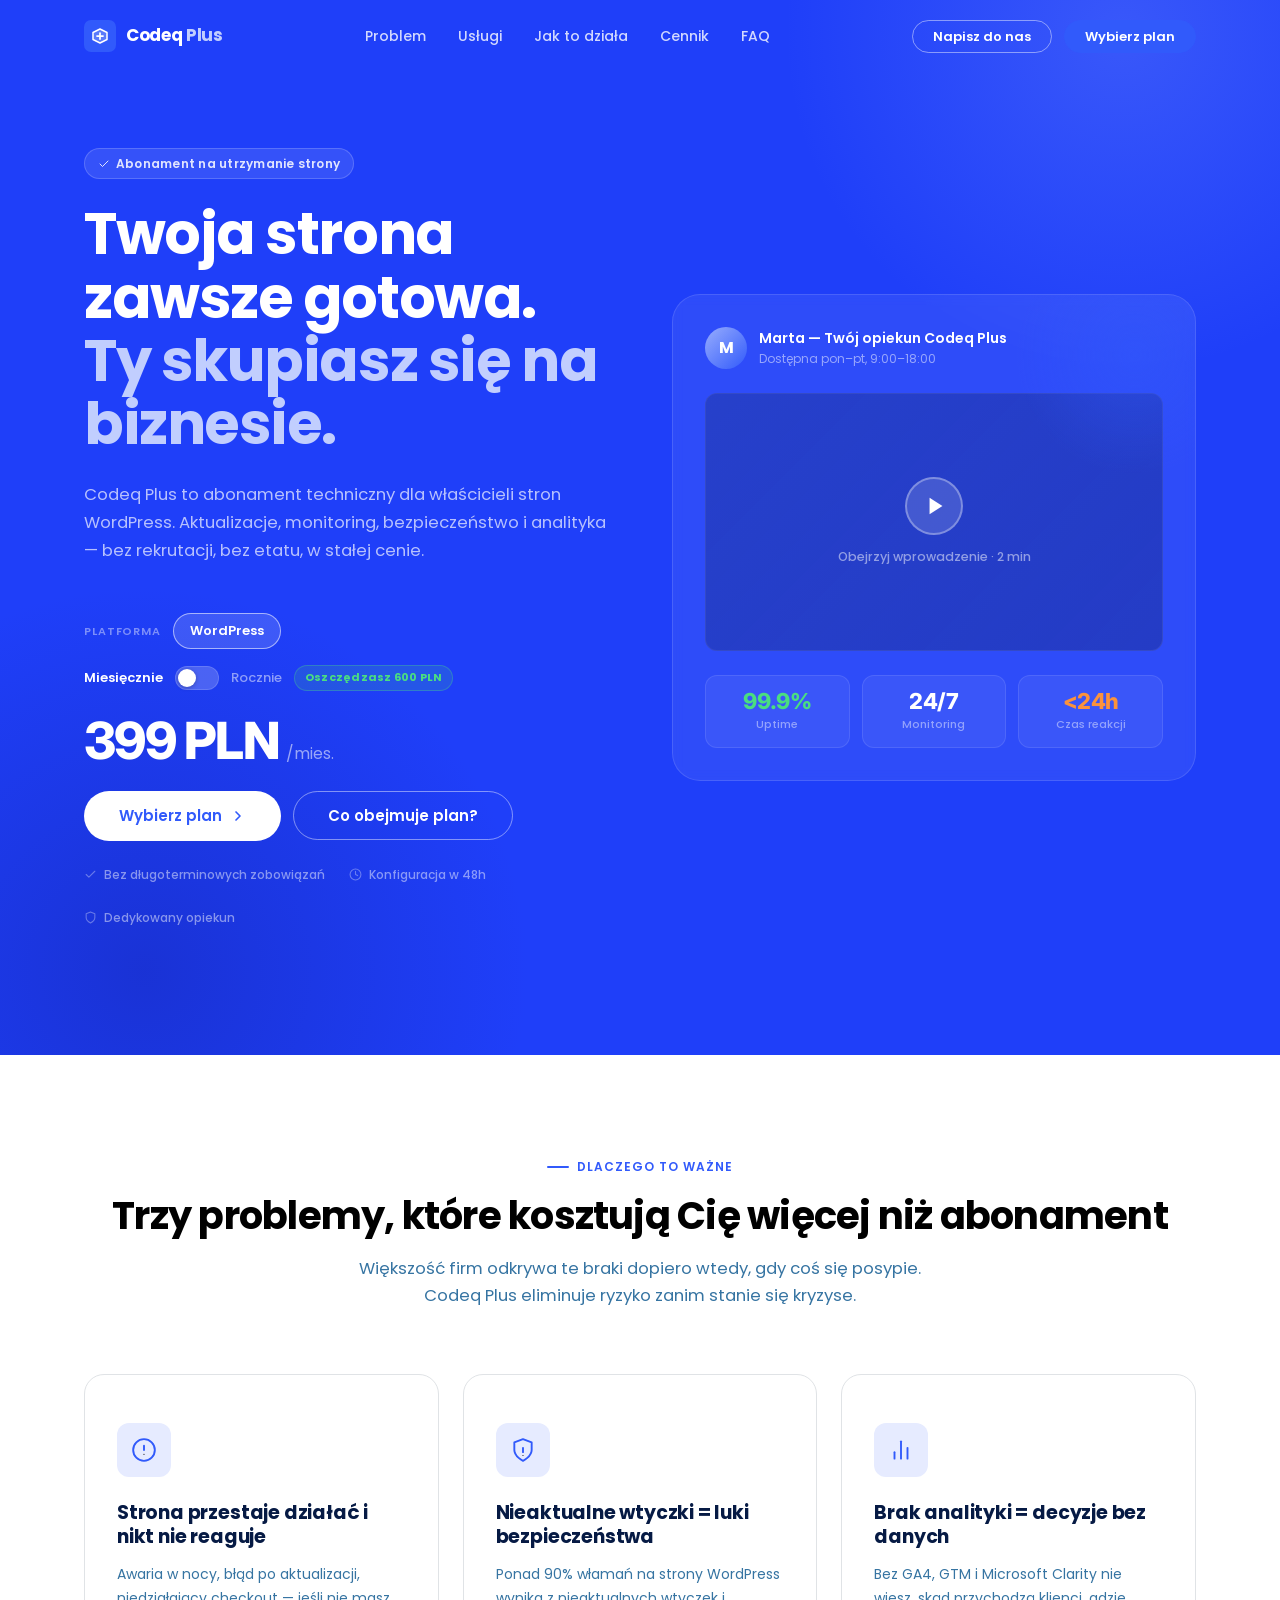
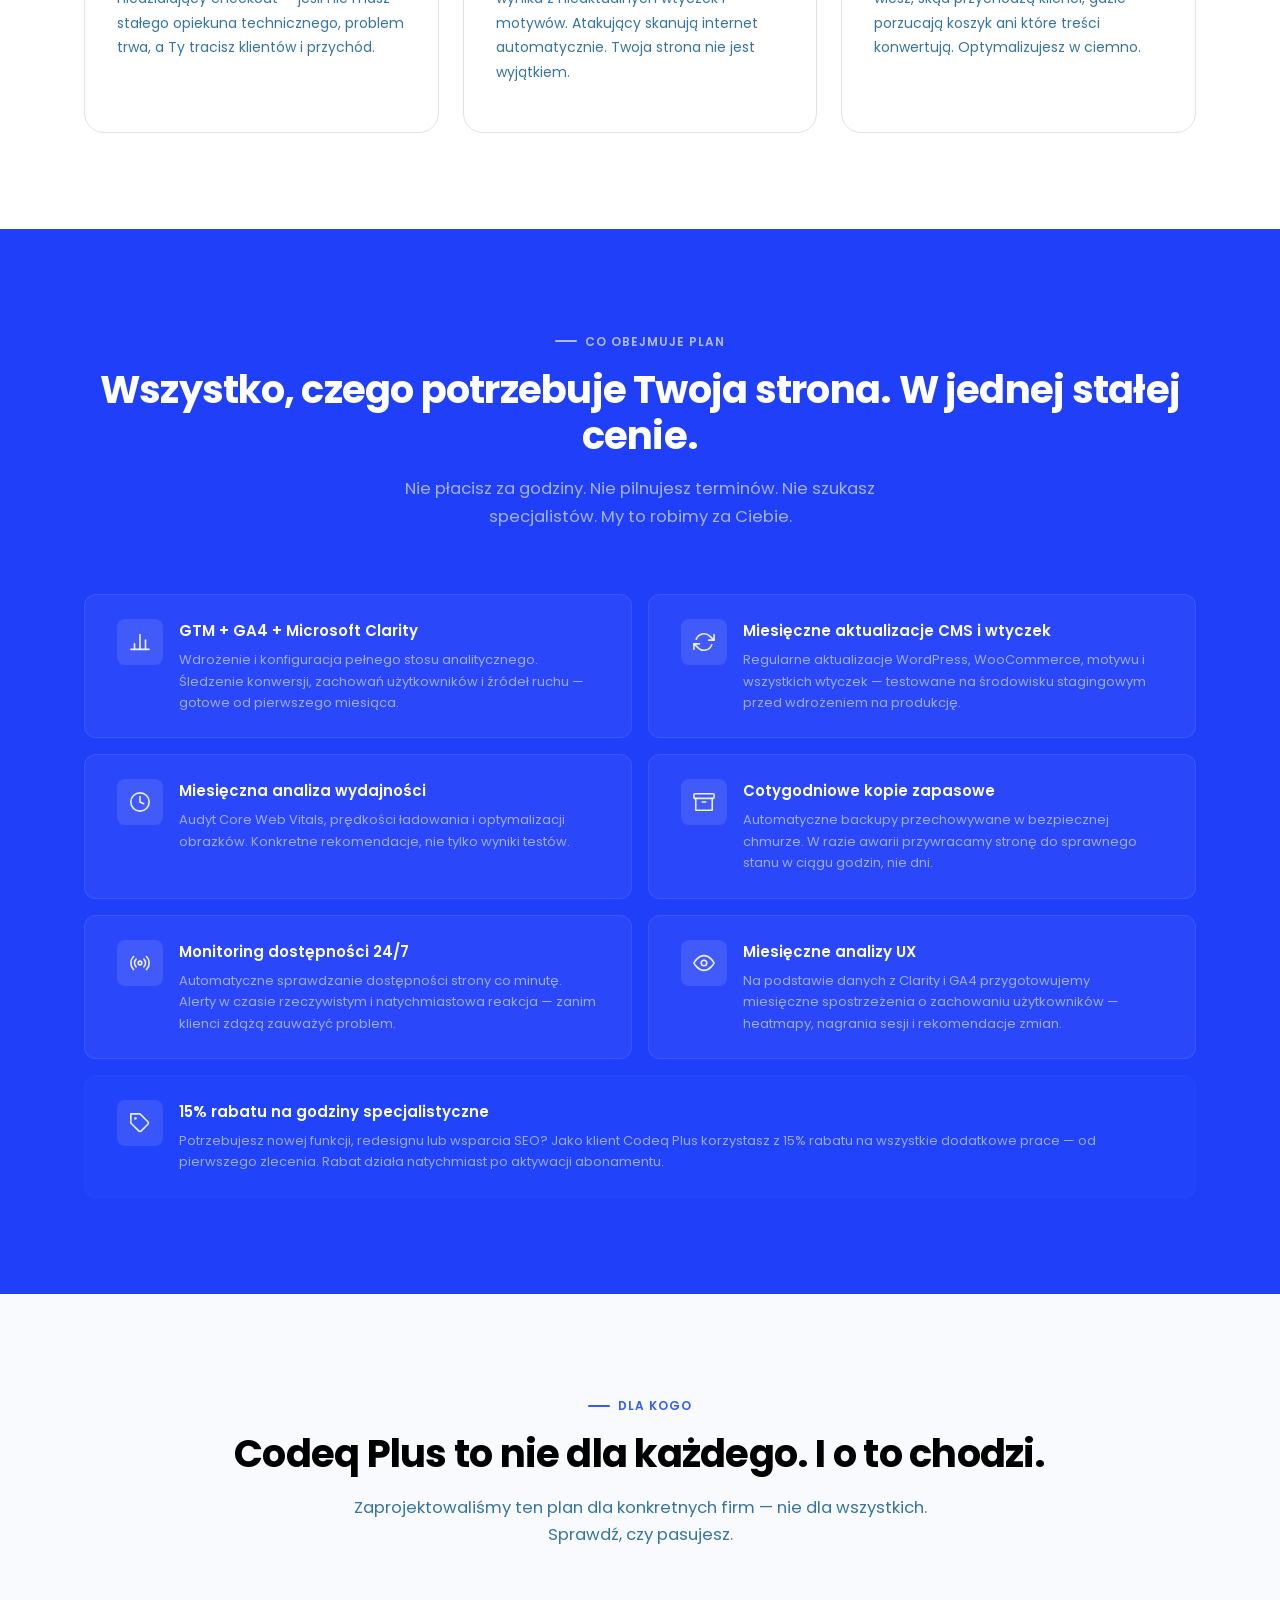
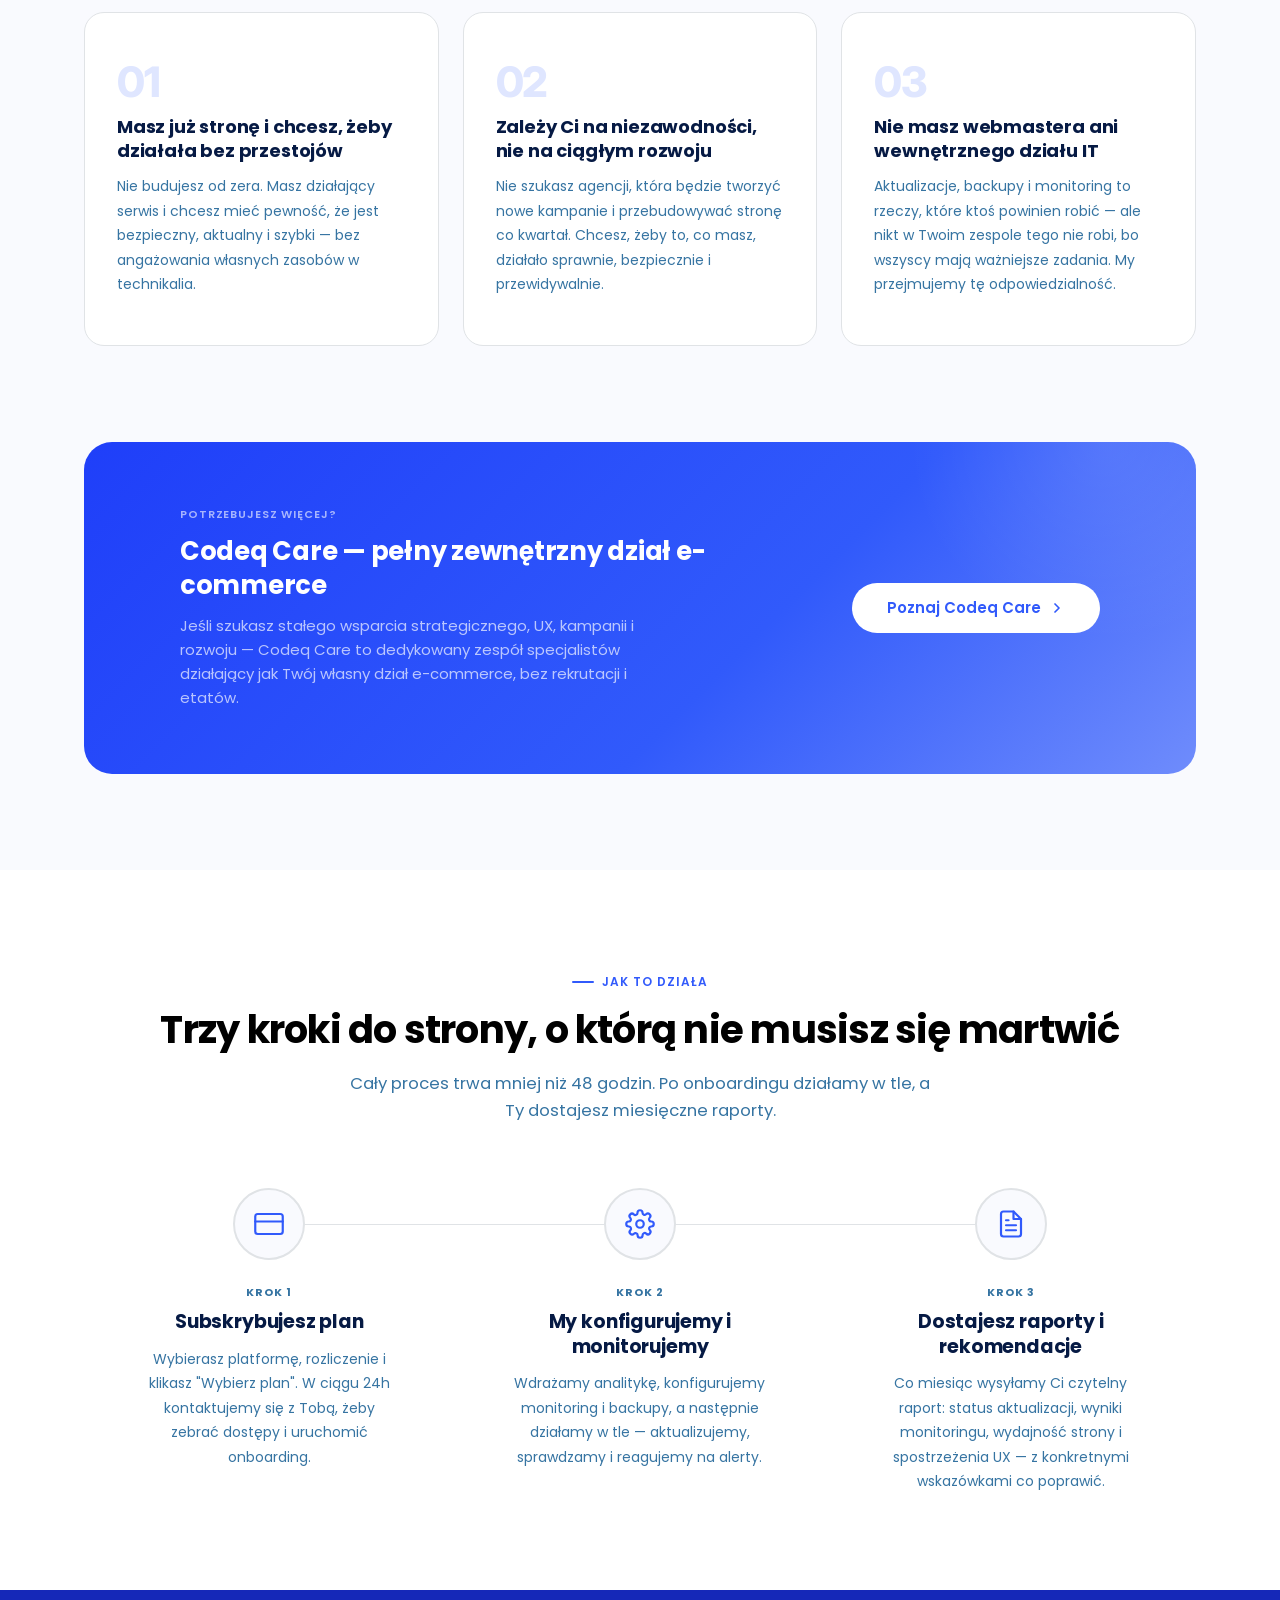
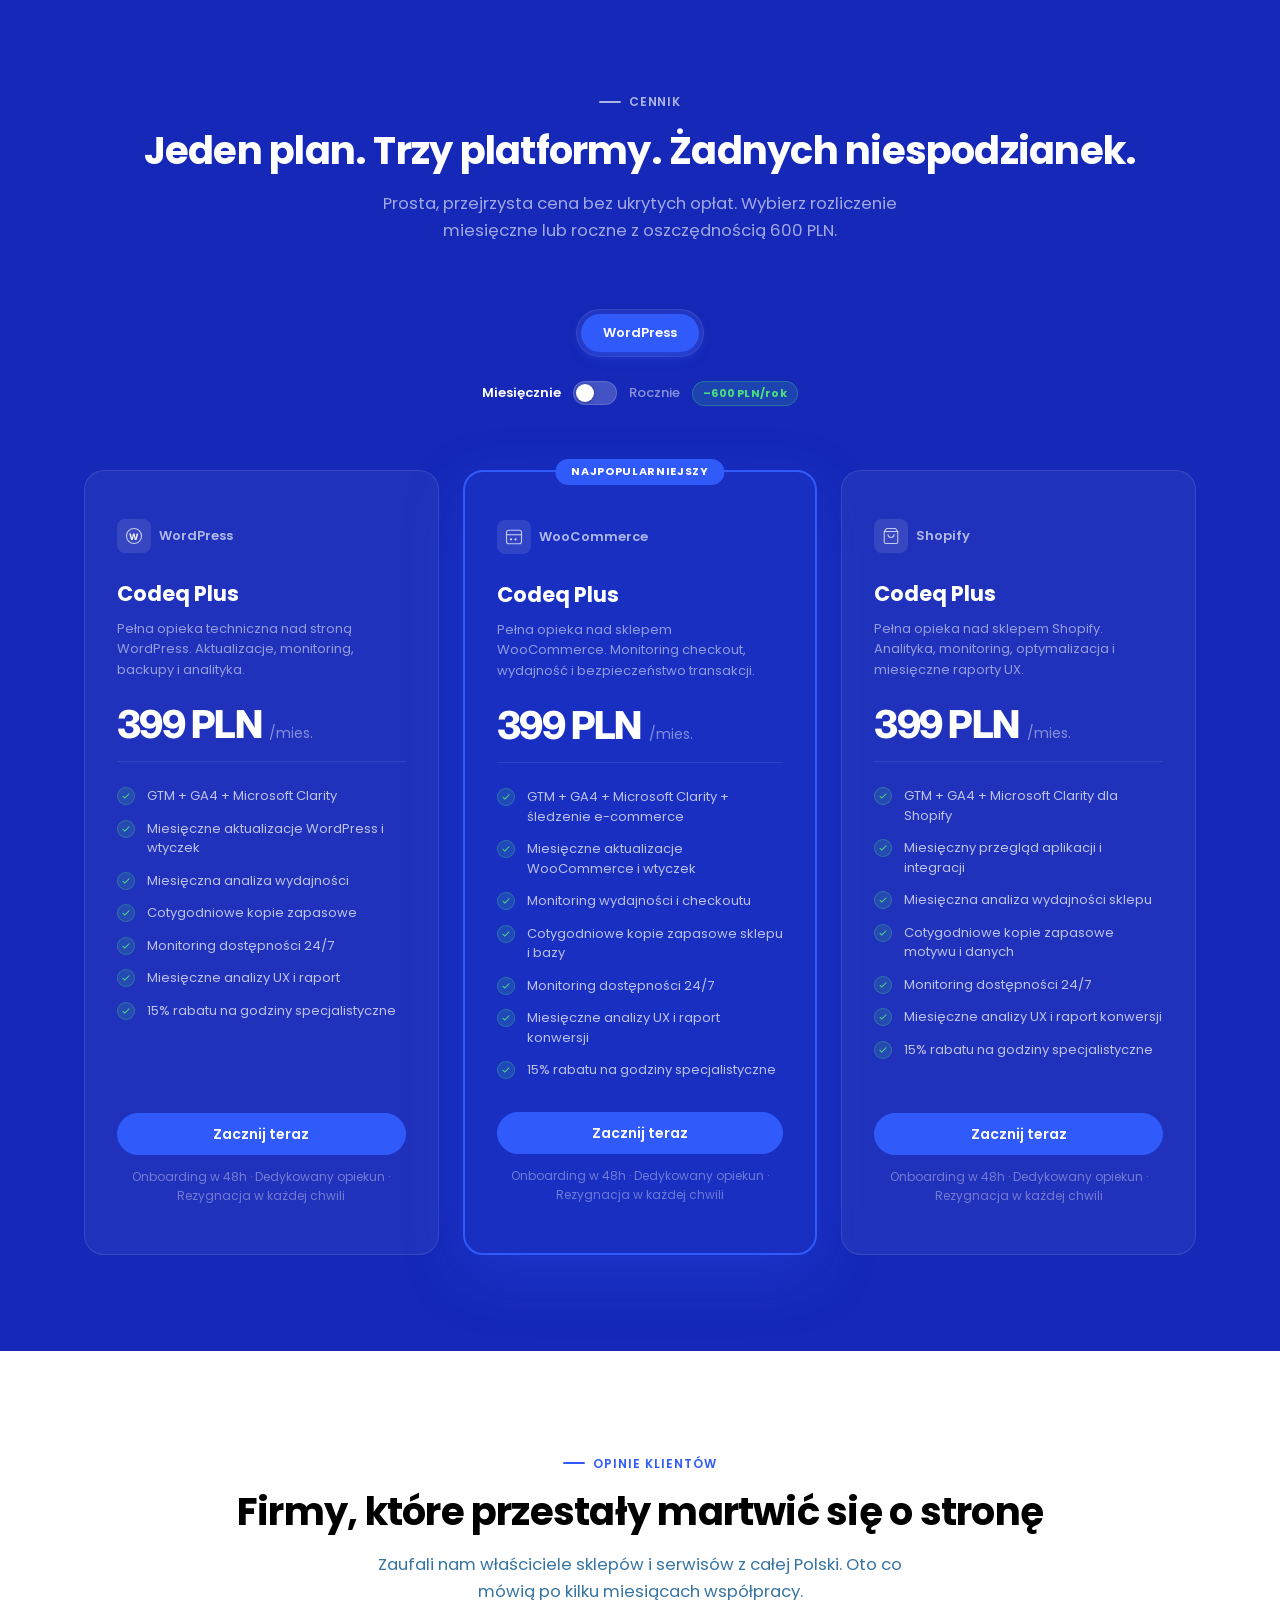
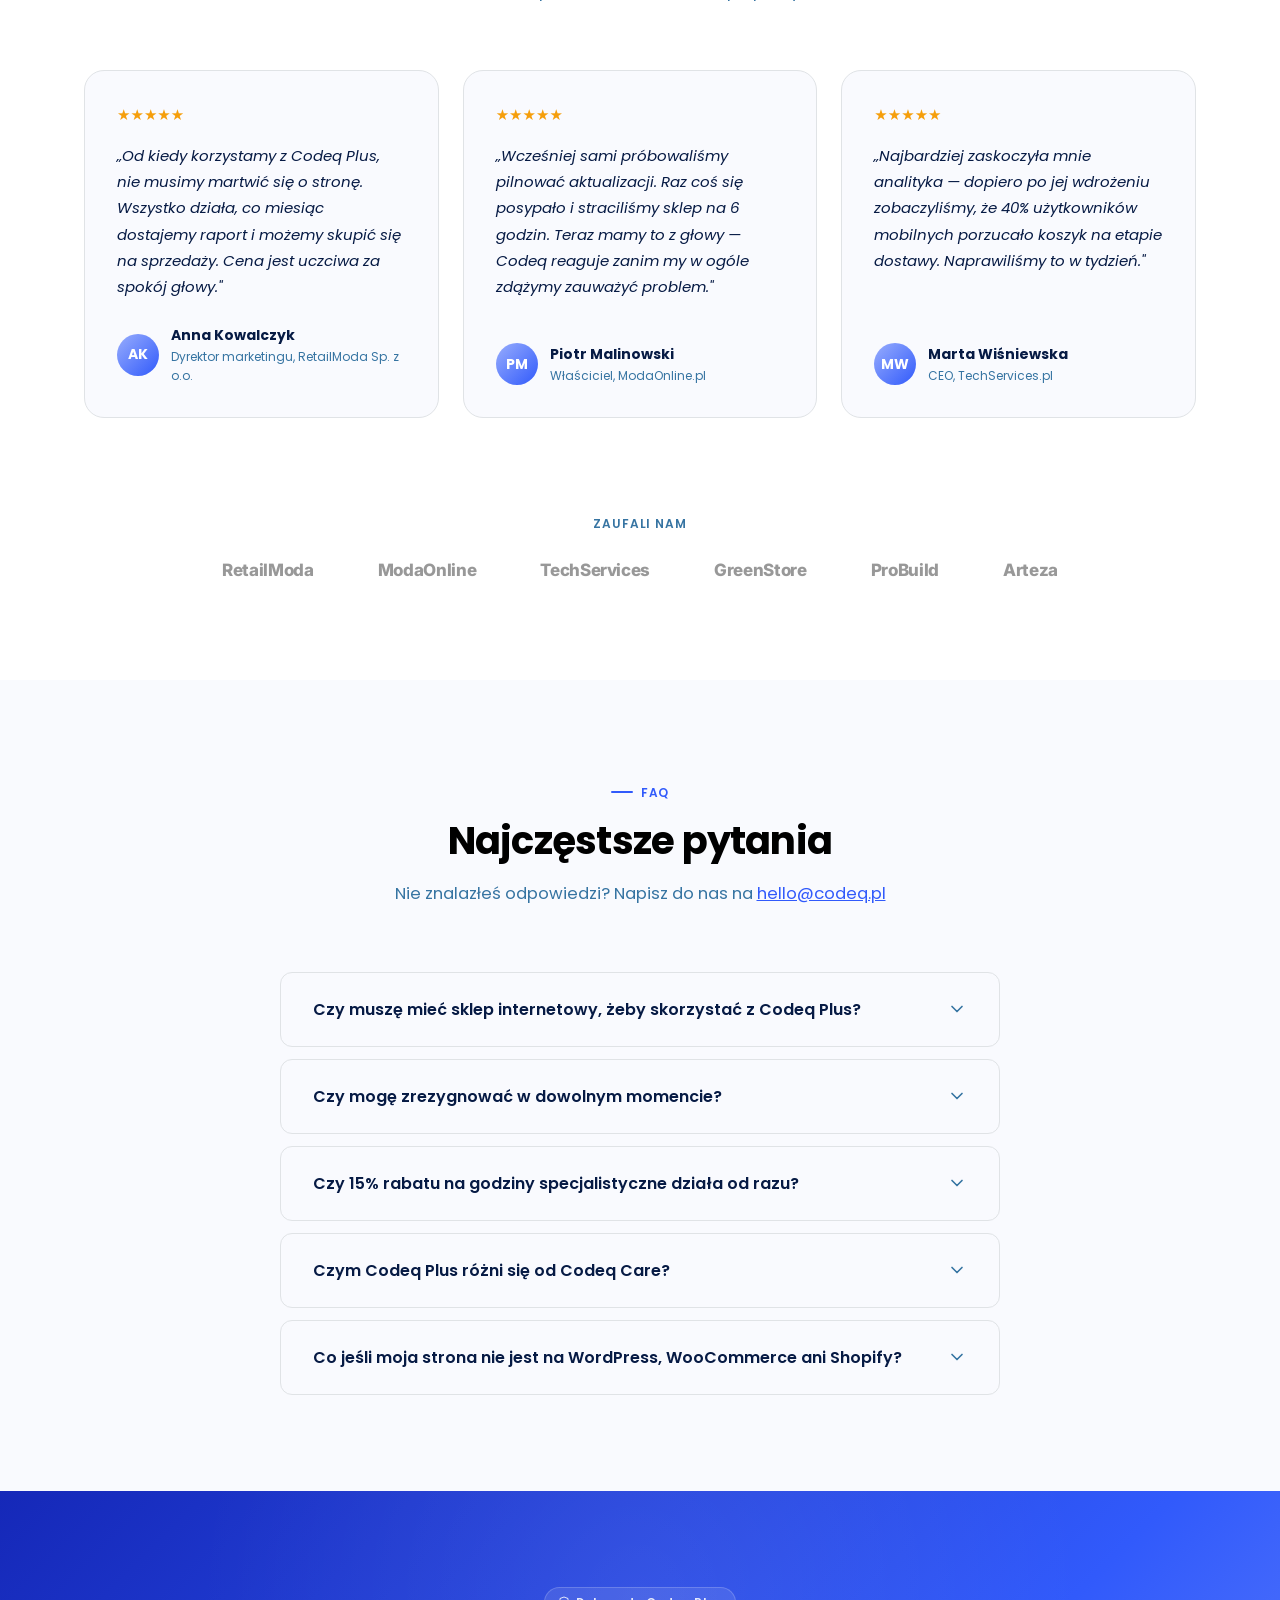
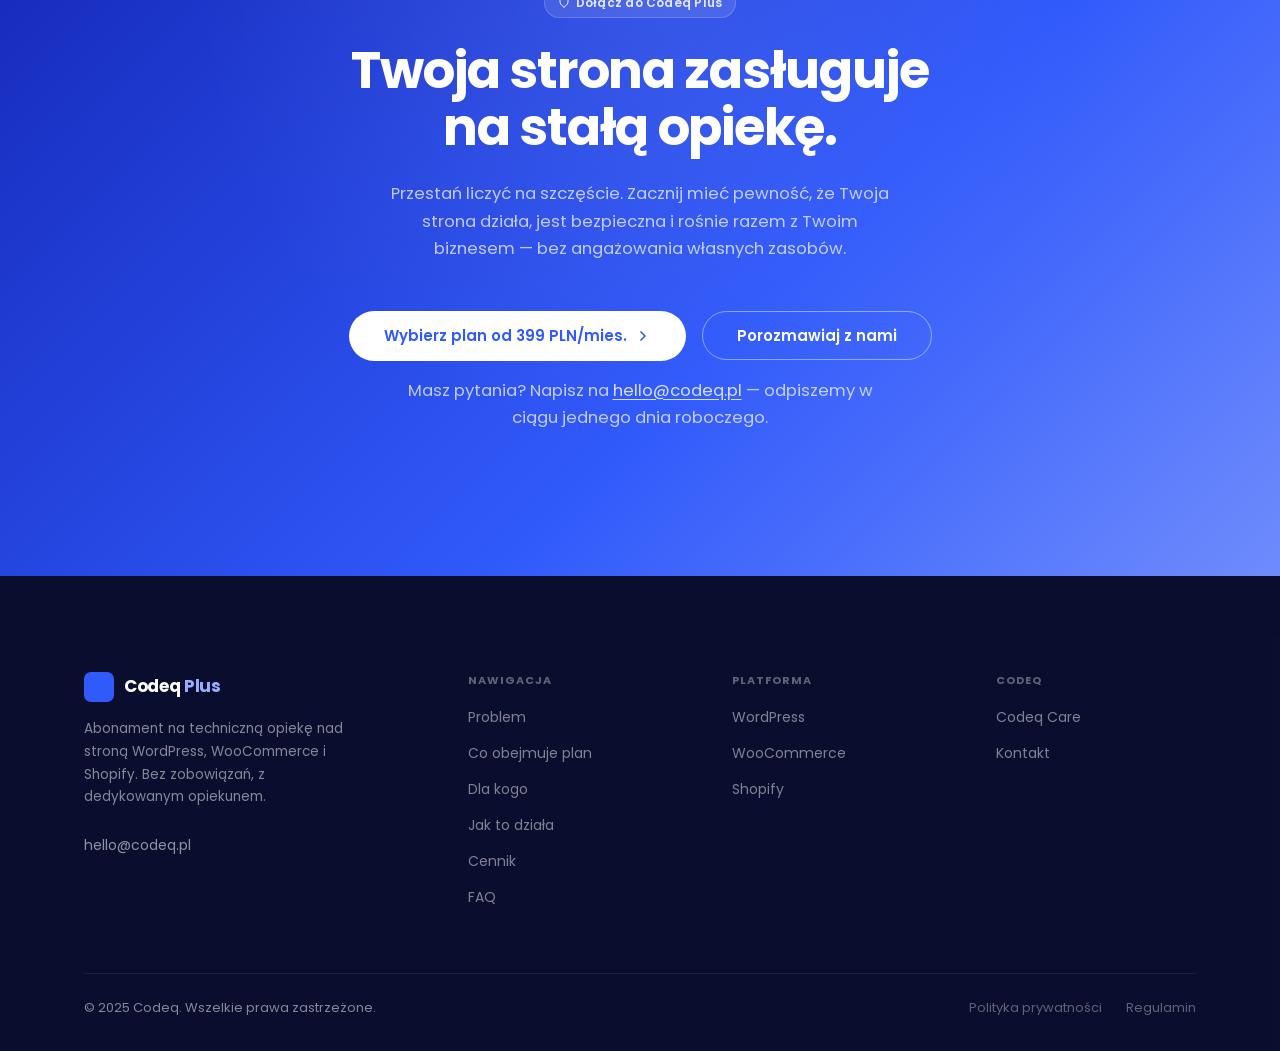
<file: index.html>
<!DOCTYPE html>
<html lang="pl">
<head>
  <meta charset="UTF-8" />
  <meta name="viewport" content="width=device-width, initial-scale=1.0" />
  <meta name="description" content="Codeq Plus – abonament na utrzymanie strony WordPress, WooCommerce i Shopify. Aktualizacje, bezpieczeństwo, monitoring i analityka od 399 PLN/mies." />
  <meta name="robots" content="index, follow" />
  <meta property="og:title" content="Codeq Plus – Utrzymanie Strony w Abonamencie" />
  <meta property="og:description" content="Codeq Plus to niski abonament na techniczną opiekę nad stroną. Aktualizacje, monitoring, backupy i analityka. Bez długoterminowych zobowiązań." />
  <meta property="og:type" content="website" />
  <meta property="og:locale" content="pl_PL" />
  <title>Codeq Plus – Utrzymanie Strony w Abonamencie</title>
  <link rel="preconnect" href="https://fonts.googleapis.com" />
  <link rel="preconnect" href="https://fonts.gstatic.com" crossorigin />
  <link href="https://fonts.googleapis.com/css2?family=Poppins:ital,wght@0,400;0,500;0,600;0,700;1,400&family=Inter:wght@400;500;600;700;800&display=swap" rel="stylesheet" />
  <link rel="stylesheet" href="assets/css/style.css" />
</head>
<body>

<!-- ====================================================
     NAVIGATION
     ==================================================== -->
<nav class="nav" id="nav">
  <div class="nav__inner">

    <!-- Logo -->
    <a href="#" class="nav__logo" aria-label="Codeq Plus – strona główna">
      <div class="nav__logo-mark">
        <svg viewBox="0 0 18 18" fill="none" xmlns="http://www.w3.org/2000/svg">
          <path d="M9 2L2 5.5V12.5L9 16L16 12.5V5.5L9 2Z" fill="white" fill-opacity="0.2" stroke="white" stroke-width="1.5" stroke-linejoin="round"/>
          <path d="M9 6V12M6 9H12" stroke="white" stroke-width="1.75" stroke-linecap="round"/>
        </svg>
      </div>
      <span class="nav__logo-wordmark">Codeq <em>Plus</em></span>
    </a>

    <!-- Desktop links -->
    <ul class="nav__links">
      <li><a href="#problem">Problem</a></li>
      <li><a href="#included">Usługi</a></li>
      <li><a href="#how-it-works">Jak to działa</a></li>
      <li><a href="#pricing">Cennik</a></li>
      <li><a href="#faq">FAQ</a></li>
    </ul>

    <!-- Desktop actions -->
    <div class="nav__actions">
      <a href="mailto:hello@codeq.pl" class="btn btn--outline-white btn--sm">Napisz do nas</a>
      <a href="#pricing" class="btn btn--primary btn--sm">Wybierz plan</a>
    </div>

    <!-- Hamburger -->
    <button class="nav__hamburger" id="hamburger" aria-label="Menu" aria-expanded="false">
      <span></span><span></span><span></span>
    </button>

  </div>
</nav>

<!-- Mobile menu -->
<div class="nav__mobile" id="mobileMenu" role="dialog" aria-label="Menu nawigacji">
  <ul>
    <li><a href="#problem">Problem</a></li>
    <li><a href="#included">Usługi</a></li>
    <li><a href="#how-it-works">Jak to działa</a></li>
    <li><a href="#pricing">Cennik</a></li>
    <li><a href="#faq">FAQ</a></li>
  </ul>
  <div style="display:flex;gap:12px;flex-wrap:wrap;">
    <a href="mailto:hello@codeq.pl" class="btn btn--outline-white btn--sm">Napisz do nas</a>
    <a href="#pricing" class="btn btn--primary btn--sm" style="flex:1;justify-content:center;">Wybierz plan</a>
  </div>
</div>


<main>

<!-- ====================================================
     1. HERO
     ==================================================== -->
<section class="hero" id="hero" aria-label="Nagłówek strony">
  <div class="hero__bg" aria-hidden="true"></div>

  <div class="hero__inner">

    <!-- LEFT: Content -->
    <div class="hero__content">

      <div class="hero__eyebrow">
        <span class="badge badge--white-muted">
          <svg width="12" height="12" viewBox="0 0 24 24" fill="none" stroke="currentColor" stroke-width="2" stroke-linecap="round" stroke-linejoin="round"><polyline points="20 6 9 17 4 12"/></svg>
          Abonament na utrzymanie strony
        </span>
      </div>

      <h1 class="hero__title">
        Twoja strona zawsze&nbsp;gotowa.<br>
        <em>Ty skupiasz się na biznesie.</em>
      </h1>

      <!-- Platform-specific subtitle -->
      <div data-platform="wordpress">
        <p class="hero__subtitle">
          Codeq Plus to abonament techniczny dla właścicieli stron WordPress.
          Aktualizacje, monitoring, bezpieczeństwo i analityka — bez rekrutacji, bez etatu, w stałej cenie.
        </p>
      </div>
      <div data-platform="woocommerce" style="display:none">
        <p class="hero__subtitle">
          Codeq Plus to abonament techniczny dla właścicieli sklepów WooCommerce.
          Aktualizacje wtyczek, monitoring dostępności i miesięczne raporty UX — Twój sklep zawsze sprawny.
        </p>
      </div>
      <div data-platform="shopify" style="display:none">
        <p class="hero__subtitle">
          Codeq Plus to abonament techniczny dla właścicieli sklepów Shopify.
          Konfiguracja analityki, monitoring, backupy i rekomendacje UX — wszystko w jednym abonamencie.
        </p>
      </div>

      <!-- Platform switch -->
      <div class="platform-switch" role="group" aria-label="Wybór platformy">
        <span class="platform-switch__lbl">Platforma</span>
        <button class="platform-btn active" data-platform="wordpress">WordPress</button>
        <button class="platform-btn" data-platform="woocommerce">WooCommerce</button>
        <button class="platform-btn" data-platform="shopify">Shopify</button>
      </div>

      <!-- Billing toggle -->
      <div class="billing-row" role="group" aria-label="Tryb rozliczania">
        <span class="billing-lbl hero-billing-lbl active" data-billing="monthly">Miesięcznie</span>
        <label class="toggle-switch" aria-label="Przełącz na rozliczenie roczne">
          <input type="checkbox" id="heroBilling" />
          <div class="toggle-track"></div>
          <div class="toggle-thumb"></div>
        </label>
        <span class="billing-lbl hero-billing-lbl" data-billing="yearly">Rocznie</span>
        <span class="billing-save-badge">Oszczędzasz 600 PLN</span>
      </div>

      <!-- Price -->
      <div class="hero__price-row" aria-live="polite">
        <span class="hero__price-main" id="heroPriceMain">399 PLN</span>
        <span class="hero__price-period" id="heroPricePeriod">/mies.</span>
        <span class="hero__price-orig" id="heroPriceOrig" aria-label="Cena bez rabatu"></span>
      </div>

      <!-- CTAs -->
      <div class="hero__ctas">
        <a href="#pricing" class="btn btn--white btn--lg">
          Wybierz plan
          <svg viewBox="0 0 24 24" fill="none" stroke="currentColor" stroke-width="2.5" stroke-linecap="round" stroke-linejoin="round"><polyline points="9 18 15 12 9 6"/></svg>
        </a>
        <a href="#included" class="btn btn--outline-white btn--lg">Co obejmuje plan?</a>
      </div>

      <!-- Trust signals -->
      <div class="hero__trust">
        <div class="hero__trust-item">
          <svg viewBox="0 0 24 24" fill="none" stroke="currentColor" stroke-width="2" stroke-linecap="round" stroke-linejoin="round"><polyline points="20 6 9 17 4 12"/></svg>
          Bez długoterminowych zobowiązań
        </div>
        <div class="hero__trust-item">
          <svg viewBox="0 0 24 24" fill="none" stroke="currentColor" stroke-width="2" stroke-linecap="round" stroke-linejoin="round"><circle cx="12" cy="12" r="10"/><polyline points="12 6 12 12 16 14"/></svg>
          Konfiguracja w 48h
        </div>
        <div class="hero__trust-item">
          <svg viewBox="0 0 24 24" fill="none" stroke="currentColor" stroke-width="2" stroke-linecap="round" stroke-linejoin="round"><path d="M12 22s8-4 8-10V5l-8-3-8 3v7c0 6 8 10 8 10z"/></svg>
          Dedykowany opiekun
        </div>
      </div>
    </div>

    <!-- RIGHT: Visual card + VideoAsk placeholder -->
    <div class="hero__visual" aria-hidden="true">
      <div class="hero__card">

        <div class="hero__card-header">
          <div class="hero__card-avatar">M</div>
          <div>
            <div class="hero__card-name">Marta — Twój opiekun Codeq Plus</div>
            <div class="hero__card-role">Dostępna pon–pt, 9:00–18:00</div>
          </div>
        </div>

        <!-- VideoAsk placeholder -->
        <div class="hero__videoask" role="button" tabindex="0" aria-label="Obejrzyj wprowadzenie wideo">
          <div class="play-btn">
            <svg viewBox="0 0 24 24"><polygon points="5 3 19 12 5 21 5 3"/></svg>
          </div>
          <span class="hero__videoask-lbl">Obejrzyj wprowadzenie · 2 min</span>
        </div>

        <!-- Live stats -->
        <div class="hero__stats">
          <div class="hero__stat green">
            <div class="hero__stat-val">99.9%</div>
            <div class="hero__stat-lbl">Uptime</div>
          </div>
          <div class="hero__stat">
            <div class="hero__stat-val">24/7</div>
            <div class="hero__stat-lbl">Monitoring</div>
          </div>
          <div class="hero__stat orange">
            <div class="hero__stat-val">&lt;24h</div>
            <div class="hero__stat-lbl">Czas reakcji</div>
          </div>
        </div>

      </div>
    </div>

  </div>
</section>


<!-- ====================================================
     2. PROBLEM
     ==================================================== -->
<section class="section section--light" id="problem" aria-labelledby="problem-title">
  <div class="container">

    <div class="section-header" data-anim>
      <span class="section-eyebrow">Dlaczego to ważne</span>
      <h2 id="problem-title">Trzy problemy, które kosztują Cię więcej niż abonament</h2>
      <p>Większość firm odkrywa te braki dopiero wtedy, gdy coś się posypie. Codeq Plus eliminuje ryzyko zanim stanie się kryzyse.</p>
    </div>

    <div class="problem-grid">

      <div class="problem-card" data-anim data-delay="1">
        <div class="problem-card__icon" aria-hidden="true">
          <!-- AlertCircle icon -->
          <svg viewBox="0 0 24 24"><circle cx="12" cy="12" r="10"/><line x1="12" y1="8" x2="12" y2="12"/><circle cx="12" cy="16" r=".5" fill="currentColor" stroke="none"/></svg>
        </div>
        <h3>Strona przestaje działać i nikt nie reaguje</h3>
        <p>Awaria w nocy, błąd po aktualizacji, niedziałający checkout — jeśli nie masz stałego opiekuna technicznego, problem trwa, a Ty tracisz klientów i przychód.</p>
      </div>

      <div class="problem-card" data-anim data-delay="2">
        <div class="problem-card__icon" aria-hidden="true">
          <!-- Shield icon -->
          <svg viewBox="0 0 24 24"><path d="M12 22s8-4 8-10V5l-8-3-8 3v7c0 6 8 10 8 10z"/><line x1="12" y1="10" x2="12" y2="14"/><circle cx="12" cy="17" r=".5" fill="currentColor" stroke="none"/></svg>
        </div>
        <h3>Nieaktualne wtyczki = luki bezpieczeństwa</h3>
        <p>Ponad 90% włamań na strony WordPress wynika z nieaktualnych wtyczek i motywów. Atakujący skanują internet automatycznie. Twoja strona nie jest wyjątkiem.</p>
      </div>

      <div class="problem-card" data-anim data-delay="3">
        <div class="problem-card__icon" aria-hidden="true">
          <!-- BarChart icon -->
          <svg viewBox="0 0 24 24"><line x1="18" y1="20" x2="18" y2="10"/><line x1="12" y1="20" x2="12" y2="4"/><line x1="6" y1="20" x2="6" y2="14"/></svg>
        </div>
        <h3>Brak analityki = decyzje bez danych</h3>
        <p>Bez GA4, GTM i Microsoft Clarity nie wiesz, skąd przychodzą klienci, gdzie porzucają koszyk ani które treści konwertują. Optymalizujesz w ciemno.</p>
      </div>

    </div>
  </div>
</section>


<!-- ====================================================
     3. WHAT'S INCLUDED
     ==================================================== -->
<section class="section section--dark" id="included" aria-labelledby="included-title">
  <div class="container">

    <div class="section-header" data-anim>
      <span class="section-eyebrow">Co obejmuje plan</span>
      <h2 id="included-title">Wszystko, czego potrzebuje Twoja strona. W jednej stałej cenie.</h2>
      <p>Nie płacisz za godziny. Nie pilnujesz terminów. Nie szukasz specjalistów. My to robimy za Ciebie.</p>
    </div>

    <div class="included__grid">

      <div class="included-item" data-anim data-delay="1">
        <div class="included-item__icon" aria-hidden="true">
          <!-- BarChart3 -->
          <svg viewBox="0 0 24 24"><line x1="18" y1="20" x2="18" y2="10"/><line x1="12" y1="20" x2="12" y2="4"/><line x1="6" y1="20" x2="6" y2="14"/><line x1="2" y1="20" x2="22" y2="20"/></svg>
        </div>
        <div class="included-item__body">
          <div class="included-item__title">GTM + GA4 + Microsoft Clarity</div>
          <div class="included-item__text">Wdrożenie i konfiguracja pełnego stosu analitycznego. Śledzenie konwersji, zachowań użytkowników i źródeł ruchu — gotowe od pierwszego miesiąca.</div>
        </div>
      </div>

      <div class="included-item" data-anim data-delay="2">
        <div class="included-item__icon" aria-hidden="true">
          <!-- RefreshCw -->
          <svg viewBox="0 0 24 24"><polyline points="23 4 23 10 17 10"/><polyline points="1 20 1 14 7 14"/><path d="M3.51 9a9 9 0 0 1 14.85-3.36L23 10M1 14l4.64 4.36A9 9 0 0 0 20.49 15"/></svg>
        </div>
        <div class="included-item__body">
          <div class="included-item__title">Miesięczne aktualizacje CMS i wtyczek</div>
          <div class="included-item__text">Regularne aktualizacje WordPress, WooCommerce, motywu i wszystkich wtyczek — testowane na środowisku stagingowym przed wdrożeniem na produkcję.</div>
        </div>
      </div>

      <div class="included-item" data-anim data-delay="3">
        <div class="included-item__icon" aria-hidden="true">
          <!-- Gauge/Speedometer -->
          <svg viewBox="0 0 24 24"><path d="M12 2a10 10 0 1 0 10 10A10 10 0 0 0 12 2z"/><path d="M12 6v6l4 2"/></svg>
        </div>
        <div class="included-item__body">
          <div class="included-item__title">Miesięczna analiza wydajności</div>
          <div class="included-item__text">Audyt Core Web Vitals, prędkości ładowania i optymalizacji obrazków. Konkretne rekomendacje, nie tylko wyniki testów.</div>
        </div>
      </div>

      <div class="included-item" data-anim data-delay="4">
        <div class="included-item__icon" aria-hidden="true">
          <!-- Archive/Backup -->
          <svg viewBox="0 0 24 24"><polyline points="21 8 21 21 3 21 3 8"/><rect x="1" y="3" width="22" height="5" rx="1"/><line x1="10" y1="12" x2="14" y2="12"/></svg>
        </div>
        <div class="included-item__body">
          <div class="included-item__title">Cotygodniowe kopie zapasowe</div>
          <div class="included-item__text">Automatyczne backupy przechowywane w bezpiecznej chmurze. W razie awarii przywracamy stronę do sprawnego stanu w ciągu godzin, nie dni.</div>
        </div>
      </div>

      <div class="included-item" data-anim data-delay="5">
        <div class="included-item__icon" aria-hidden="true">
          <!-- Radio/Monitoring -->
          <svg viewBox="0 0 24 24"><circle cx="12" cy="12" r="2"/><path d="M16.24 7.76a6 6 0 0 1 0 8.49m-8.48-.01a6 6 0 0 1 0-8.49m11.31-2.82a10 10 0 0 1 0 14.14m-14.14 0a10 10 0 0 1 0-14.14"/></svg>
        </div>
        <div class="included-item__body">
          <div class="included-item__title">Monitoring dostępności 24/7</div>
          <div class="included-item__text">Automatyczne sprawdzanie dostępności strony co minutę. Alerty w czasie rzeczywistym i natychmiastowa reakcja — zanim klienci zdążą zauważyć problem.</div>
        </div>
      </div>

      <div class="included-item" data-anim data-delay="6">
        <div class="included-item__icon" aria-hidden="true">
          <!-- Eye/UX -->
          <svg viewBox="0 0 24 24"><path d="M1 12s4-8 11-8 11 8 11 8-4 8-11 8-11-8-11-8z"/><circle cx="12" cy="12" r="3"/></svg>
        </div>
        <div class="included-item__body">
          <div class="included-item__title">Miesięczne analizy UX</div>
          <div class="included-item__text">Na podstawie danych z Clarity i GA4 przygotowujemy miesięczne spostrzeżenia o zachowaniu użytkowników — heatmapy, nagrania sesji i rekomendacje zmian.</div>
        </div>
      </div>

      <div class="included-item included-item--accent" data-anim data-delay="7">
        <div class="included-item__icon" aria-hidden="true">
          <!-- Tag/Discount -->
          <svg viewBox="0 0 24 24"><path d="M20.59 13.41l-7.17 7.17a2 2 0 0 1-2.83 0L2 12V2h10l8.59 8.59a2 2 0 0 1 0 2.82z"/><circle cx="7" cy="7" r="1.5" fill="rgba(255,255,255,0.8)" stroke="none"/></svg>
        </div>
        <div class="included-item__body">
          <div class="included-item__title">15% rabatu na godziny specjalistyczne</div>
          <div class="included-item__text">Potrzebujesz nowej funkcji, redesignu lub wsparcia SEO? Jako klient Codeq Plus korzystasz z 15% rabatu na wszystkie dodatkowe prace — od pierwszego zlecenia. Rabat działa natychmiast po aktywacji abonamentu.</div>
        </div>
      </div>

    </div>
  </div>
</section>


<!-- ====================================================
     4. WHO IS IT FOR
     ==================================================== -->
<section class="section section--alt" id="for-whom" aria-labelledby="for-whom-title">
  <div class="container">

    <div class="section-header" data-anim>
      <span class="section-eyebrow">Dla kogo</span>
      <h2 id="for-whom-title">Codeq Plus to nie dla każdego. I o to chodzi.</h2>
      <p>Zaprojektowaliśmy ten plan dla konkretnych firm — nie dla wszystkich. Sprawdź, czy pasujesz.</p>
    </div>

    <div class="for-whom__grid">

      <div class="for-whom-card" data-anim data-delay="1">
        <div class="for-whom-card__num">01</div>
        <h3>Masz już stronę i chcesz, żeby działała bez przestojów</h3>
        <p>Nie budujesz od zera. Masz działający serwis i chcesz mieć pewność, że jest bezpieczny, aktualny i szybki — bez angażowania własnych zasobów w technikalia.</p>
      </div>

      <div class="for-whom-card" data-anim data-delay="2">
        <div class="for-whom-card__num">02</div>
        <h3>Zależy Ci na niezawodności, nie na ciągłym rozwoju</h3>
        <p>Nie szukasz agencji, która będzie tworzyć nowe kampanie i przebudowywać stronę co kwartał. Chcesz, żeby to, co masz, działało sprawnie, bezpiecznie i przewidywalnie.</p>
      </div>

      <div class="for-whom-card" data-anim data-delay="3">
        <div class="for-whom-card__num">03</div>
        <h3>Nie masz webmastera ani wewnętrznego działu IT</h3>
        <p>Aktualizacje, backupy i monitoring to rzeczy, które ktoś powinien robić — ale nikt w Twoim zespole tego nie robi, bo wszyscy mają ważniejsze zadania. My przejmujemy tę odpowiedzialność.</p>
      </div>

    </div>

    <!-- Codeq Care transition banner -->
    <div class="care-banner" data-anim>
      <div class="care-banner__content">
        <div class="care-banner__eyebrow">Potrzebujesz więcej?</div>
        <h3>Codeq Care — pełny zewnętrzny dział e-commerce</h3>
        <p>Jeśli szukasz stałego wsparcia strategicznego, UX, kampanii i rozwoju — Codeq Care to dedykowany zespół specjalistów działający jak Twój własny dział e-commerce, bez rekrutacji i etatów.</p>
      </div>
      <div style="flex-shrink:0;">
        <a href="https://gp-lgtm.github.io/Solutions-Codeq/" target="_blank" rel="noopener" class="btn btn--white btn--lg">
          Poznaj Codeq Care
          <svg viewBox="0 0 24 24" fill="none" stroke="currentColor" stroke-width="2.5" stroke-linecap="round" stroke-linejoin="round"><polyline points="9 18 15 12 9 6"/></svg>
        </a>
      </div>
    </div>

  </div>
</section>


<!-- ====================================================
     5. HOW IT WORKS
     ==================================================== -->
<section class="section section--light" id="how-it-works" aria-labelledby="how-title">
  <div class="container">

    <div class="section-header" data-anim>
      <span class="section-eyebrow">Jak to działa</span>
      <h2 id="how-title">Trzy kroki do strony, o którą nie musisz się martwić</h2>
      <p>Cały proces trwa mniej niż 48 godzin. Po onboardingu działamy w tle, a Ty dostajesz miesięczne raporty.</p>
    </div>

    <div class="how-timeline">

      <div class="how-step" data-anim data-delay="1">
        <div class="how-step__icon" aria-hidden="true">
          <!-- CreditCard / Subscribe -->
          <svg viewBox="0 0 24 24" fill="none" stroke="currentColor" stroke-width="1.75" stroke-linecap="round" stroke-linejoin="round"><rect x="1" y="4" width="22" height="16" rx="2" ry="2"/><line x1="1" y1="10" x2="23" y2="10"/></svg>
        </div>
        <div class="how-step__lbl">Krok 1</div>
        <h3>Subskrybujesz plan</h3>
        <p>Wybierasz platformę, rozliczenie i klikasz "Wybierz plan". W ciągu 24h kontaktujemy się z Tobą, żeby zebrać dostępy i uruchomić onboarding.</p>
      </div>

      <div class="how-step" data-anim data-delay="2">
        <div class="how-step__icon" aria-hidden="true">
          <!-- Settings / Configure -->
          <svg viewBox="0 0 24 24" fill="none" stroke="currentColor" stroke-width="1.75" stroke-linecap="round" stroke-linejoin="round"><circle cx="12" cy="12" r="3"/><path d="M19.4 15a1.65 1.65 0 0 0 .33 1.82l.06.06a2 2 0 0 1-2.83 2.83l-.06-.06a1.65 1.65 0 0 0-1.82-.33 1.65 1.65 0 0 0-1 1.51V21a2 2 0 0 1-4 0v-.09A1.65 1.65 0 0 0 9 19.4a1.65 1.65 0 0 0-1.82.33l-.06.06a2 2 0 0 1-2.83-2.83l.06-.06A1.65 1.65 0 0 0 4.68 15a1.65 1.65 0 0 0-1.51-1H3a2 2 0 0 1 0-4h.09A1.65 1.65 0 0 0 4.6 9a1.65 1.65 0 0 0-.33-1.82l-.06-.06a2 2 0 0 1 2.83-2.83l.06.06A1.65 1.65 0 0 0 9 4.68a1.65 1.65 0 0 0 1-1.51V3a2 2 0 0 1 4 0v.09a1.65 1.65 0 0 0 1 1.51 1.65 1.65 0 0 0 1.82-.33l.06-.06a2 2 0 0 1 2.83 2.83l-.06.06A1.65 1.65 0 0 0 19.4 9a1.65 1.65 0 0 0 1.51 1H21a2 2 0 0 1 0 4h-.09a1.65 1.65 0 0 0-1.51 1z"/></svg>
        </div>
        <div class="how-step__lbl">Krok 2</div>
        <h3>My konfigurujemy i monitorujemy</h3>
        <p>Wdrażamy analitykę, konfigurujemy monitoring i backupy, a następnie działamy w tle — aktualizujemy, sprawdzamy i reagujemy na alerty.</p>
      </div>

      <div class="how-step" data-anim data-delay="3">
        <div class="how-step__icon" aria-hidden="true">
          <!-- FileText / Reports -->
          <svg viewBox="0 0 24 24" fill="none" stroke="currentColor" stroke-width="1.75" stroke-linecap="round" stroke-linejoin="round"><path d="M14 2H6a2 2 0 0 0-2 2v16a2 2 0 0 0 2 2h12a2 2 0 0 0 2-2V8z"/><polyline points="14 2 14 8 20 8"/><line x1="16" y1="13" x2="8" y2="13"/><line x1="16" y1="17" x2="8" y2="17"/><polyline points="10 9 9 9 8 9"/></svg>
        </div>
        <div class="how-step__lbl">Krok 3</div>
        <h3>Dostajesz raporty i rekomendacje</h3>
        <p>Co miesiąc wysyłamy Ci czytelny raport: status aktualizacji, wyniki monitoringu, wydajność strony i spostrzeżenia UX — z konkretnymi wskazówkami co poprawić.</p>
      </div>

    </div>
  </div>
</section>


<!-- ====================================================
     6. PRICING
     ==================================================== -->
<section class="section section--darker" id="pricing" aria-labelledby="pricing-title">
  <div class="container">

    <div class="section-header" data-anim>
      <span class="section-eyebrow">Cennik</span>
      <h2 id="pricing-title">Jeden plan. Trzy platformy. Żadnych niespodzianek.</h2>
      <p>Prosta, przejrzysta cena bez ukrytych opłat. Wybierz rozliczenie miesięczne lub roczne z oszczędnością 600 PLN.</p>
    </div>

    <div class="pricing__controls" data-anim>

      <!-- Platform tabs -->
      <div class="pricing-tabs" role="tablist" aria-label="Wybierz platformę">
        <button class="pricing-tab active" data-platform="wordpress" role="tab" aria-selected="true">WordPress</button>
        <button class="pricing-tab" data-platform="woocommerce" role="tab" aria-selected="false">WooCommerce</button>
        <button class="pricing-tab" data-platform="shopify" role="tab" aria-selected="false">Shopify</button>
      </div>

      <!-- Billing toggle -->
      <div class="pricing-billing" role="group" aria-label="Tryb rozliczania">
        <span class="billing-lbl pricing-billing-lbl active" data-billing="monthly">Miesięcznie</span>
        <label class="toggle-switch" aria-label="Przełącz na rozliczenie roczne">
          <input type="checkbox" id="pricingBilling" />
          <div class="toggle-track"></div>
          <div class="toggle-thumb"></div>
        </label>
        <span class="billing-lbl pricing-billing-lbl" data-billing="yearly">Rocznie</span>
        <span class="billing-save-badge">–600 PLN/rok</span>
      </div>

    </div>

    <div class="pricing__grid">

      <!-- WordPress card -->
      <div class="pricing-card" data-anim data-delay="1">
        <div class="pricing-card__platform">
          <div class="pricing-card__platform-icon" aria-hidden="true">
            <svg viewBox="0 0 24 24" fill="none" xmlns="http://www.w3.org/2000/svg">
              <circle cx="12" cy="12" r="10" stroke="rgba(255,255,255,0.7)" stroke-width="1.5"/>
              <text x="12" y="17" text-anchor="middle" font-size="12" font-weight="800" fill="rgba(255,255,255,0.9)" font-family="Inter,sans-serif">W</text>
            </svg>
          </div>
          <span class="pricing-card__platform-name">WordPress</span>
        </div>
        <div class="pricing-card__name">Codeq Plus</div>
        <div class="pricing-card__desc">Pełna opieka techniczna nad stroną WordPress. Aktualizacje, monitoring, backupy i analityka.</div>
        <div class="pricing-card__price-area">
          <span class="pricing-card__price" data-price>399 PLN</span>
          <span class="pricing-card__period">/mies.</span>
          <span class="pricing-card__orig" data-price-orig style="display:none">Zamiast 399 PLN/mies.</span>
        </div>
        <ul class="pricing-card__features" aria-label="Co zawiera plan">
          <li class="pricing-card__feat">
            <span class="feat-check" aria-hidden="true"><svg viewBox="0 0 24 24"><polyline points="20 6 9 17 4 12"/></svg></span>
            GTM + GA4 + Microsoft Clarity
          </li>
          <li class="pricing-card__feat">
            <span class="feat-check" aria-hidden="true"><svg viewBox="0 0 24 24"><polyline points="20 6 9 17 4 12"/></svg></span>
            Miesięczne aktualizacje WordPress i wtyczek
          </li>
          <li class="pricing-card__feat">
            <span class="feat-check" aria-hidden="true"><svg viewBox="0 0 24 24"><polyline points="20 6 9 17 4 12"/></svg></span>
            Miesięczna analiza wydajności
          </li>
          <li class="pricing-card__feat">
            <span class="feat-check" aria-hidden="true"><svg viewBox="0 0 24 24"><polyline points="20 6 9 17 4 12"/></svg></span>
            Cotygodniowe kopie zapasowe
          </li>
          <li class="pricing-card__feat">
            <span class="feat-check" aria-hidden="true"><svg viewBox="0 0 24 24"><polyline points="20 6 9 17 4 12"/></svg></span>
            Monitoring dostępności 24/7
          </li>
          <li class="pricing-card__feat">
            <span class="feat-check" aria-hidden="true"><svg viewBox="0 0 24 24"><polyline points="20 6 9 17 4 12"/></svg></span>
            Miesięczne analizy UX i raport
          </li>
          <li class="pricing-card__feat">
            <span class="feat-check" aria-hidden="true"><svg viewBox="0 0 24 24"><polyline points="20 6 9 17 4 12"/></svg></span>
            15% rabatu na godziny specjalistyczne
          </li>
        </ul>
        <a href="mailto:hello@codeq.pl?subject=Codeq Plus WordPress" class="btn btn--primary" style="width:100%;justify-content:center;">
          Zacznij teraz
        </a>
        <p class="pricing-card__info">Onboarding w 48h · Dedykowany opiekun · Rezygnacja w każdej chwili</p>
      </div>

      <!-- WooCommerce card (featured) -->
      <div class="pricing-card pricing-card--featured" data-anim data-delay="2">
        <div class="pricing-card__top-badge">Najpopularniejszy</div>
        <div class="pricing-card__platform">
          <div class="pricing-card__platform-icon" aria-hidden="true">
            <svg viewBox="0 0 24 24" fill="none">
              <rect x="2" y="3" width="20" height="18" rx="3" stroke="rgba(255,255,255,0.7)" stroke-width="1.5"/>
              <path d="M2 9h20" stroke="rgba(255,255,255,0.7)" stroke-width="1.5"/>
              <circle cx="8" cy="15" r="1.5" fill="rgba(255,255,255,0.8)"/>
              <circle cx="14" cy="15" r="1.5" fill="rgba(255,255,255,0.8)"/>
            </svg>
          </div>
          <span class="pricing-card__platform-name">WooCommerce</span>
        </div>
        <div class="pricing-card__name">Codeq Plus</div>
        <div class="pricing-card__desc">Pełna opieka nad sklepem WooCommerce. Monitoring checkout, wydajność i bezpieczeństwo transakcji.</div>
        <div class="pricing-card__price-area">
          <span class="pricing-card__price" data-price>399 PLN</span>
          <span class="pricing-card__period">/mies.</span>
          <span class="pricing-card__orig" data-price-orig style="display:none">Zamiast 399 PLN/mies.</span>
        </div>
        <ul class="pricing-card__features" aria-label="Co zawiera plan">
          <li class="pricing-card__feat">
            <span class="feat-check" aria-hidden="true"><svg viewBox="0 0 24 24"><polyline points="20 6 9 17 4 12"/></svg></span>
            GTM + GA4 + Microsoft Clarity + śledzenie e-commerce
          </li>
          <li class="pricing-card__feat">
            <span class="feat-check" aria-hidden="true"><svg viewBox="0 0 24 24"><polyline points="20 6 9 17 4 12"/></svg></span>
            Miesięczne aktualizacje WooCommerce i wtyczek
          </li>
          <li class="pricing-card__feat">
            <span class="feat-check" aria-hidden="true"><svg viewBox="0 0 24 24"><polyline points="20 6 9 17 4 12"/></svg></span>
            Monitoring wydajności i checkoutu
          </li>
          <li class="pricing-card__feat">
            <span class="feat-check" aria-hidden="true"><svg viewBox="0 0 24 24"><polyline points="20 6 9 17 4 12"/></svg></span>
            Cotygodniowe kopie zapasowe sklepu i bazy
          </li>
          <li class="pricing-card__feat">
            <span class="feat-check" aria-hidden="true"><svg viewBox="0 0 24 24"><polyline points="20 6 9 17 4 12"/></svg></span>
            Monitoring dostępności 24/7
          </li>
          <li class="pricing-card__feat">
            <span class="feat-check" aria-hidden="true"><svg viewBox="0 0 24 24"><polyline points="20 6 9 17 4 12"/></svg></span>
            Miesięczne analizy UX i raport konwersji
          </li>
          <li class="pricing-card__feat">
            <span class="feat-check" aria-hidden="true"><svg viewBox="0 0 24 24"><polyline points="20 6 9 17 4 12"/></svg></span>
            15% rabatu na godziny specjalistyczne
          </li>
        </ul>
        <a href="mailto:hello@codeq.pl?subject=Codeq Plus WooCommerce" class="btn btn--primary" style="width:100%;justify-content:center;">
          Zacznij teraz
        </a>
        <p class="pricing-card__info">Onboarding w 48h · Dedykowany opiekun · Rezygnacja w każdej chwili</p>
      </div>

      <!-- Shopify card -->
      <div class="pricing-card" data-anim data-delay="3">
        <div class="pricing-card__platform">
          <div class="pricing-card__platform-icon" aria-hidden="true">
            <svg viewBox="0 0 24 24" fill="none">
              <path d="M6 2L3 6v14a2 2 0 0 0 2 2h14a2 2 0 0 0 2-2V6l-3-4z" stroke="rgba(255,255,255,0.7)" stroke-width="1.5" stroke-linejoin="round"/>
              <line x1="3" y1="6" x2="21" y2="6" stroke="rgba(255,255,255,0.7)" stroke-width="1.5"/>
              <path d="M16 10a4 4 0 0 1-8 0" stroke="rgba(255,255,255,0.7)" stroke-width="1.5" stroke-linecap="round"/>
            </svg>
          </div>
          <span class="pricing-card__platform-name">Shopify</span>
        </div>
        <div class="pricing-card__name">Codeq Plus</div>
        <div class="pricing-card__desc">Pełna opieka nad sklepem Shopify. Analityka, monitoring, optymalizacja i miesięczne raporty UX.</div>
        <div class="pricing-card__price-area">
          <span class="pricing-card__price" data-price>399 PLN</span>
          <span class="pricing-card__period">/mies.</span>
          <span class="pricing-card__orig" data-price-orig style="display:none">Zamiast 399 PLN/mies.</span>
        </div>
        <ul class="pricing-card__features" aria-label="Co zawiera plan">
          <li class="pricing-card__feat">
            <span class="feat-check" aria-hidden="true"><svg viewBox="0 0 24 24"><polyline points="20 6 9 17 4 12"/></svg></span>
            GTM + GA4 + Microsoft Clarity dla Shopify
          </li>
          <li class="pricing-card__feat">
            <span class="feat-check" aria-hidden="true"><svg viewBox="0 0 24 24"><polyline points="20 6 9 17 4 12"/></svg></span>
            Miesięczny przegląd aplikacji i integracji
          </li>
          <li class="pricing-card__feat">
            <span class="feat-check" aria-hidden="true"><svg viewBox="0 0 24 24"><polyline points="20 6 9 17 4 12"/></svg></span>
            Miesięczna analiza wydajności sklepu
          </li>
          <li class="pricing-card__feat">
            <span class="feat-check" aria-hidden="true"><svg viewBox="0 0 24 24"><polyline points="20 6 9 17 4 12"/></svg></span>
            Cotygodniowe kopie zapasowe motywu i danych
          </li>
          <li class="pricing-card__feat">
            <span class="feat-check" aria-hidden="true"><svg viewBox="0 0 24 24"><polyline points="20 6 9 17 4 12"/></svg></span>
            Monitoring dostępności 24/7
          </li>
          <li class="pricing-card__feat">
            <span class="feat-check" aria-hidden="true"><svg viewBox="0 0 24 24"><polyline points="20 6 9 17 4 12"/></svg></span>
            Miesięczne analizy UX i raport konwersji
          </li>
          <li class="pricing-card__feat">
            <span class="feat-check" aria-hidden="true"><svg viewBox="0 0 24 24"><polyline points="20 6 9 17 4 12"/></svg></span>
            15% rabatu na godziny specjalistyczne
          </li>
        </ul>
        <a href="mailto:hello@codeq.pl?subject=Codeq Plus Shopify" class="btn btn--primary" style="width:100%;justify-content:center;">
          Zacznij teraz
        </a>
        <p class="pricing-card__info">Onboarding w 48h · Dedykowany opiekun · Rezygnacja w każdej chwili</p>
      </div>

    </div>
  </div>
</section>


<!-- ====================================================
     7. SOCIAL PROOF
     ==================================================== -->
<section class="section section--light" id="social-proof" aria-labelledby="social-title">
  <div class="container">

    <div class="section-header" data-anim>
      <span class="section-eyebrow">Opinie klientów</span>
      <h2 id="social-title">Firmy, które przestały martwić się o stronę</h2>
      <p>Zaufali nam właściciele sklepów i serwisów z całej Polski. Oto co mówią po kilku miesiącach współpracy.</p>
    </div>

    <div class="testimonials">

      <div class="testimonial-card" data-anim data-delay="1">
        <div class="testimonial-card__stars" aria-label="Ocena 5/5">
          <span aria-hidden="true">★★★★★</span>
        </div>
        <p class="testimonial-card__quote">
          „Od kiedy korzystamy z Codeq Plus, nie musimy martwić się o stronę. Wszystko działa, co miesiąc dostajemy raport i możemy skupić się na sprzedaży. Cena jest uczciwa za spokój głowy."
        </p>
        <div class="testimonial-card__author">
          <div class="testimonial-card__avatar" aria-hidden="true">AK</div>
          <div>
            <div class="testimonial-card__name">Anna Kowalczyk</div>
            <div class="testimonial-card__company">Dyrektor marketingu, RetailModa Sp. z o.o.</div>
          </div>
        </div>
      </div>

      <div class="testimonial-card" data-anim data-delay="2">
        <div class="testimonial-card__stars" aria-label="Ocena 5/5">
          <span aria-hidden="true">★★★★★</span>
        </div>
        <p class="testimonial-card__quote">
          „Wcześniej sami próbowaliśmy pilnować aktualizacji. Raz coś się posypało i straciliśmy sklep na 6 godzin. Teraz mamy to z głowy — Codeq reaguje zanim my w ogóle zdążymy zauważyć problem."
        </p>
        <div class="testimonial-card__author">
          <div class="testimonial-card__avatar" aria-hidden="true">PM</div>
          <div>
            <div class="testimonial-card__name">Piotr Malinowski</div>
            <div class="testimonial-card__company">Właściciel, ModaOnline.pl</div>
          </div>
        </div>
      </div>

      <div class="testimonial-card" data-anim data-delay="3">
        <div class="testimonial-card__stars" aria-label="Ocena 5/5">
          <span aria-hidden="true">★★★★★</span>
        </div>
        <p class="testimonial-card__quote">
          „Najbardziej zaskoczyła mnie analityka — dopiero po jej wdrożeniu zobaczyliśmy, że 40% użytkowników mobilnych porzucało koszyk na etapie dostawy. Naprawiliśmy to w tydzień."
        </p>
        <div class="testimonial-card__author">
          <div class="testimonial-card__avatar" aria-hidden="true">MW</div>
          <div>
            <div class="testimonial-card__name">Marta Wiśniewska</div>
            <div class="testimonial-card__company">CEO, TechServices.pl</div>
          </div>
        </div>
      </div>

    </div>

    <!-- Logo wall -->
    <div class="logo-wall" data-anim>
      <p class="logo-wall__lbl">Zaufali nam</p>
      <div class="logo-wall__logos" aria-label="Wybrani klienci Codeq Plus">
        <span class="logo-placeholder" aria-label="RetailModa">RetailModa</span>
        <span class="logo-placeholder" aria-label="ModaOnline">ModaOnline</span>
        <span class="logo-placeholder" aria-label="TechServices">TechServices</span>
        <span class="logo-placeholder" aria-label="GreenStore">GreenStore</span>
        <span class="logo-placeholder" aria-label="ProBuild">ProBuild</span>
        <span class="logo-placeholder" aria-label="Arteza">Arteza</span>
      </div>
    </div>

  </div>
</section>


<!-- ====================================================
     8. FAQ
     ==================================================== -->
<section class="section section--alt" id="faq" aria-labelledby="faq-title">
  <div class="container">

    <div class="section-header" data-anim>
      <span class="section-eyebrow">FAQ</span>
      <h2 id="faq-title">Najczęstsze pytania</h2>
      <p>Nie znalazłeś odpowiedzi? Napisz do nas na <a href="mailto:hello@codeq.pl" style="color:var(--codeq-blue);text-decoration:underline;">hello@codeq.pl</a></p>
    </div>

    <div class="faq__list" role="list">

      <div class="faq-item" role="listitem" data-anim data-delay="1">
        <button class="faq-trigger" aria-expanded="false" aria-controls="faq-body-1">
          Czy muszę mieć sklep internetowy, żeby skorzystać z Codeq Plus?
          <svg class="faq-chevron" viewBox="0 0 24 24"><polyline points="6 9 12 15 18 9"/></svg>
        </button>
        <div class="faq-body" id="faq-body-1" role="region" aria-hidden="true">
          <div class="faq-body__inner">
            <p>Nie. Codeq Plus działa zarówno dla stron wizytówkowych, blogów i portali, jak i dla sklepów internetowych na WordPress/WooCommerce lub Shopify. Jedynym warunkiem jest posiadanie już działającej strony na jednej z obsługiwanych platform. Jeśli masz inną platformę, skontaktuj się z nami — w wielu przypadkach jesteśmy w stanie znaleźć rozwiązanie.</p>
          </div>
        </div>
      </div>

      <div class="faq-item" role="listitem" data-anim data-delay="2">
        <button class="faq-trigger" aria-expanded="false" aria-controls="faq-body-2">
          Czy mogę zrezygnować w dowolnym momencie?
          <svg class="faq-chevron" viewBox="0 0 24 24"><polyline points="6 9 12 15 18 9"/></svg>
        </button>
        <div class="faq-body" id="faq-body-2" role="region" aria-hidden="true">
          <div class="faq-body__inner">
            <p>Tak. Codeq Plus działa w modelu bez długoterminowych zobowiązań. Możesz zrezygnować z jednomiesięcznym wypowiedzeniem — wystarczy powiadomić nas mailowo. Przy rozliczeniu rocznym zwracamy proporcjonalną część opłaty za niewykorzystane miesiące.</p>
          </div>
        </div>
      </div>

      <div class="faq-item" role="listitem" data-anim data-delay="3">
        <button class="faq-trigger" aria-expanded="false" aria-controls="faq-body-3">
          Czy 15% rabatu na godziny specjalistyczne działa od razu?
          <svg class="faq-chevron" viewBox="0 0 24 24"><polyline points="6 9 12 15 18 9"/></svg>
        </button>
        <div class="faq-body" id="faq-body-3" role="region" aria-hidden="true">
          <div class="faq-body__inner">
            <p>Tak. Od momentu aktywacji abonamentu Codeq Plus, każde zlecenie dodatkowej pracy specjalistycznej (development, design, SEO, kampanie) jest objęte 15% rabatem od naszego standardowego cennika. Rabat jest naliczany automatycznie — nie musisz o nim przypominać.</p>
          </div>
        </div>
      </div>

      <div class="faq-item" role="listitem" data-anim data-delay="4">
        <button class="faq-trigger" aria-expanded="false" aria-controls="faq-body-4">
          Czym Codeq Plus różni się od Codeq Care?
          <svg class="faq-chevron" viewBox="0 0 24 24"><polyline points="6 9 12 15 18 9"/></svg>
        </button>
        <div class="faq-body" id="faq-body-4" role="region" aria-hidden="true">
          <div class="faq-body__inner">
            <p>Codeq Plus to abonament utrzymaniowy — dbamy o techniczną sprawność Twojej strony: aktualizacje, monitoring, bezpieczeństwo i analityka. To plan dla firm, które mają działającą stronę i chcą ją utrzymać w dobrej kondycji bez własnego IT.</p>
            <p style="margin-top:12px;">Codeq Care to pełny zewnętrzny dział e-commerce. Odpowiada za strategię, wzrost, UX, kampanie marketingowe i ciągły rozwój — jak dedykowany zespół wewnętrzny, ale bez rekrutacji i etatów. To rozwiązanie dla firm, które chcą aktywnie skalować swój biznes online.</p>
          </div>
        </div>
      </div>

      <div class="faq-item" role="listitem" data-anim data-delay="5">
        <button class="faq-trigger" aria-expanded="false" aria-controls="faq-body-5">
          Co jeśli moja strona nie jest na WordPress, WooCommerce ani Shopify?
          <svg class="faq-chevron" viewBox="0 0 24 24"><polyline points="6 9 12 15 18 9"/></svg>
        </button>
        <div class="faq-body" id="faq-body-5" role="region" aria-hidden="true">
          <div class="faq-body__inner">
            <p>Aktualnie w standardowym abonamencie obsługujemy WordPress, WooCommerce i Shopify. Jeśli korzystasz z innej platformy (np. PrestaShop, Webflow, własny system), napisz do nas na <a href="mailto:hello@codeq.pl" style="color:var(--codeq-blue);">hello@codeq.pl</a> — ocenimy możliwości i przygotujemy indywidualną wycenę.</p>
          </div>
        </div>
      </div>

    </div>
  </div>
</section>


<!-- ====================================================
     9. FINAL CTA
     ==================================================== -->
<section class="section final-cta" id="contact" aria-labelledby="cta-title">
  <div class="container final-cta__inner">

    <div data-anim>
      <span class="badge badge--white-muted" style="margin-bottom:var(--space-5);display:inline-flex;">
        <svg width="12" height="12" viewBox="0 0 24 24" fill="none" stroke="currentColor" stroke-width="2" stroke-linecap="round" stroke-linejoin="round"><path d="M12 22s8-4 8-10V5l-8-3-8 3v7c0 6 8 10 8 10z"/></svg>
        Dołącz do Codeq Plus
      </span>
      <h2 id="cta-title">Twoja strona zasługuje<br>na stałą opiekę.</h2>
      <p>Przestań liczyć na szczęście. Zacznij mieć pewność, że Twoja strona działa, jest bezpieczna i rośnie razem z Twoim biznesem — bez angażowania własnych zasobów.</p>

      <div class="final-cta__actions">
        <a href="#pricing" class="btn btn--white btn--lg">
          Wybierz plan od 399 PLN/mies.
          <svg viewBox="0 0 24 24" fill="none" stroke="currentColor" stroke-width="2.5" stroke-linecap="round" stroke-linejoin="round"><polyline points="9 18 15 12 9 6"/></svg>
        </a>
        <a href="mailto:hello@codeq.pl" class="btn btn--outline-white btn--lg">Porozmawiaj z nami</a>
      </div>

      <p class="final-cta__alt">
        Masz pytania? Napisz na <a href="mailto:hello@codeq.pl">hello@codeq.pl</a> — odpiszemy w ciągu jednego dnia roboczego.
      </p>
    </div>

  </div>
</section>

</main>


<!-- ====================================================
     FOOTER
     ==================================================== -->
<footer class="footer" aria-label="Stopka">
  <div class="container">
    <div class="footer__inner">

      <div>
        <div class="footer__logo" aria-label="Codeq Plus">
          <div class="footer__logo-mark" aria-hidden="true"></div>
          <span class="footer__logo-text">Codeq <em>Plus</em></span>
        </div>
        <p class="footer__tagline">Abonament na techniczną opiekę nad stroną WordPress, WooCommerce i Shopify. Bez zobowiązań, z dedykowanym opiekunem.</p>
        <a href="mailto:hello@codeq.pl" style="font-size:14px;color:rgba(255,255,255,.55);transition:color .2s;" onmouseover="this.style.color='#fff'" onmouseout="this.style.color='rgba(255,255,255,.55)'">hello@codeq.pl</a>
      </div>

      <div>
        <p class="footer__col-title">Nawigacja</p>
        <ul class="footer__links">
          <li><a href="#problem">Problem</a></li>
          <li><a href="#included">Co obejmuje plan</a></li>
          <li><a href="#for-whom">Dla kogo</a></li>
          <li><a href="#how-it-works">Jak to działa</a></li>
          <li><a href="#pricing">Cennik</a></li>
          <li><a href="#faq">FAQ</a></li>
        </ul>
      </div>

      <div>
        <p class="footer__col-title">Platforma</p>
        <ul class="footer__links">
          <li><a href="#pricing">WordPress</a></li>
          <li><a href="#pricing">WooCommerce</a></li>
          <li><a href="#pricing">Shopify</a></li>
        </ul>
      </div>

      <div>
        <p class="footer__col-title">Codeq</p>
        <ul class="footer__links">
          <li><a href="https://gp-lgtm.github.io/Solutions-Codeq/" target="_blank" rel="noopener">Codeq Care</a></li>
          <li><a href="mailto:hello@codeq.pl">Kontakt</a></li>
        </ul>
      </div>

    </div>

    <div class="footer__bottom">
      <p class="footer__copy">&copy; 2025 Codeq. Wszelkie prawa zastrzeżone.</p>
      <nav class="footer__legal" aria-label="Linki prawne">
        <a href="#">Polityka prywatności</a>
        <a href="#">Regulamin</a>
      </nav>
    </div>

  </div>
</footer>

<script src="assets/js/main.js"></script>
</body>
</html>
</file>
<file: assets/css/style.css>
/* =====================================================
   CODEQ PLUS — Design System
   Based on the Codeq Design Language
   ===================================================== */

/* ---- Fonts ---- */
@import url('https://fonts.googleapis.com/css2?family=Poppins:ital,wght@0,400;0,500;0,600;0,700;1,400&family=Inter:wght@400;500;600;700;800&display=swap');

/* ---- CSS Variables ---- */
:root {
  --codeq-blue:      #315AFB;
  --codeq-blue-deep: #1F3FF9;
  --brand-dark:      #1528b8;

  --blue-050: #F9FAFE;
  --blue-100: #F2F4FD;
  --blue-150: #E6EBFF;
  --blue-200: #DFE6FF;
  --blue-300: #C1CEFE;
  --blue-400: #98ADFD;
  --blue-500: #6F8CFC;

  --fg-1: #000000;
  --fg-2: #061A44;
  --fg-3: #17313B;
  --fg-4: #3674A2;
  --fg-inv: #FFFFFF;

  --bg-1: #FFFFFF;
  --bg-2: #F9FAFE;
  --border-1: #E0E3E6;

  --shadow-1: 0 1px 2px rgba(0,0,0,.06);
  --shadow-2: 0 6px 20px rgba(0,0,0,.08);
  --shadow-3: 0 24px 48px rgba(49,90,251,.15);
  --shadow-glow: 0 10px 40px rgba(49,90,251,.35);

  --space-1:  4px;
  --space-2:  8px;
  --space-3:  12px;
  --space-4:  16px;
  --space-5:  24px;
  --space-6:  32px;
  --space-7:  48px;
  --space-8:  64px;
  --space-9:  96px;
  --space-10: 128px;

  --radius-xs:  4px;
  --radius-sm:  8px;
  --radius-md:  12px;
  --radius-lg:  20px;
  --radius-xl:  28px;
  --radius-pill:999px;

  --ease-out:    cubic-bezier(.22,1,.36,1);
  --ease-in-out: cubic-bezier(.65,0,.35,1);
  --dur-fast:  120ms;
  --dur-base:  220ms;
  --dur-slow:  420ms;

  --container: 1160px;
}

/* ---- Reset ---- */
*, *::before, *::after { box-sizing: border-box; margin: 0; padding: 0; }
html { scroll-behavior: smooth; -webkit-font-smoothing: antialiased; text-rendering: optimizeLegibility; }
body { font-family: 'Poppins', ui-sans-serif, system-ui, sans-serif; font-size: clamp(15px,1.1vw,18px); line-height: 1.6; color: var(--fg-1); background: var(--bg-1); overflow-x: hidden; }
img { max-width: 100%; height: auto; display: block; }
a { color: inherit; text-decoration: none; }
button { font-family: inherit; }
ul { list-style: none; }

/* ---- Typography ---- */
h1,h2,h3,h4 { font-family: 'Poppins', sans-serif; line-height: 1.2; letter-spacing: -.01em; }

/* ---- Layout ---- */
.container { max-width: var(--container); margin: 0 auto; padding: 0 var(--space-5); }
.section { padding: var(--space-9) 0; }
.section--light  { background: var(--bg-1);          color: var(--fg-1); }
.section--alt    { background: var(--bg-2);          color: var(--fg-1); }
.section--dark   { background: var(--codeq-blue-deep); color: var(--fg-inv); }
.section--darker { background: var(--brand-dark);    color: var(--fg-inv); }

/* Section header */
.section-eyebrow {
  display: inline-flex; align-items: center; gap: var(--space-2);
  font-size: 12px; font-weight: 600; letter-spacing: .08em; text-transform: uppercase;
  color: var(--codeq-blue); margin-bottom: var(--space-4);
}
.section-eyebrow::before {
  content: ''; display: block; width: 22px; height: 2px;
  background: currentColor; border-radius: var(--radius-pill);
}
.section--dark  .section-eyebrow,
.section--darker .section-eyebrow { color: rgba(255,255,255,.65); }

.section-header { text-align: center; margin-bottom: var(--space-8); }
.section-header .section-eyebrow { display: inline-flex; }
.section-header h2 {
  font-size: clamp(28px,3vw,44px); font-weight: 700;
  letter-spacing: -.02em; line-height: 1.2;
}
.section--dark .section-header h2,
.section--darker .section-header h2 { color: #fff; }
.section-header p {
  font-size: clamp(16px,1.3vw,19px); line-height: 1.65;
  color: var(--fg-4); max-width: 580px; margin: var(--space-4) auto 0;
}
.section--dark  .section-header p,
.section--darker .section-header p { color: rgba(255,255,255,.6); }

/* ---- Navigation ---- */
.nav {
  position: fixed; top: 0; left: 0; right: 0; z-index: 200;
  height: 72px; display: flex; align-items: center;
  transition: background var(--dur-base) var(--ease-out),
              box-shadow var(--dur-base) var(--ease-out);
}
.nav.scrolled {
  background: rgba(255,255,255,.9);
  backdrop-filter: blur(24px) saturate(180%);
  -webkit-backdrop-filter: blur(24px) saturate(180%);
  box-shadow: 0 1px 0 rgba(0,0,0,.08);
}
.nav__inner {
  display: flex; align-items: center; justify-content: space-between;
  width: 100%; max-width: var(--container); margin: 0 auto; padding: 0 var(--space-5);
}

/* Logo */
.nav__logo { display: flex; align-items: center; gap: 10px; }
.nav__logo-mark {
  width: 32px; height: 32px; background: var(--codeq-blue);
  border-radius: 7px; display: flex; align-items: center; justify-content: center;
  flex-shrink: 0;
}
.nav__logo-mark svg { width: 18px; height: 18px; }
.nav__logo-wordmark {
  font-size: 17px; font-weight: 700; color: #fff; letter-spacing: -.02em;
}
.nav__logo-wordmark em { font-style: normal; color: var(--blue-300); }
.nav.scrolled .nav__logo-wordmark { color: var(--fg-2); }
.nav.scrolled .nav__logo-wordmark em { color: var(--codeq-blue); }

/* Links */
.nav__links { display: flex; align-items: center; gap: var(--space-6); }
.nav__links a {
  font-size: 14px; font-weight: 500; color: rgba(255,255,255,.8);
  transition: color var(--dur-fast) var(--ease-out);
}
.nav__links a:hover { color: #fff; }
.nav.scrolled .nav__links a { color: rgba(6,26,68,.65); }
.nav.scrolled .nav__links a:hover { color: var(--fg-2); }

.nav__actions { display: flex; align-items: center; gap: var(--space-3); }

/* Hamburger */
.nav__hamburger {
  display: none; flex-direction: column; gap: 5px; cursor: pointer;
  padding: 8px; border: none; background: none; border-radius: var(--radius-sm);
}
.nav__hamburger span {
  display: block; width: 22px; height: 2px; background: rgba(255,255,255,.85);
  border-radius: 2px; transition: all var(--dur-base) var(--ease-out);
}
.nav.scrolled .nav__hamburger span { background: var(--fg-2); }
.nav__hamburger.open span:nth-child(1) { transform: translateY(7px) rotate(45deg); }
.nav__hamburger.open span:nth-child(2) { opacity: 0; }
.nav__hamburger.open span:nth-child(3) { transform: translateY(-7px) rotate(-45deg); }

/* Mobile menu */
.nav__mobile {
  position: fixed; top: 72px; left: 0; right: 0; z-index: 199;
  background: rgba(6,26,68,.97); backdrop-filter: blur(16px);
  padding: var(--space-5); border-bottom: 1px solid rgba(255,255,255,.08);
  transform: translateY(-10px); opacity: 0; pointer-events: none;
  transition: transform var(--dur-base) var(--ease-out),
              opacity var(--dur-base) var(--ease-out);
}
.nav__mobile.open { transform: translateY(0); opacity: 1; pointer-events: auto; }
.nav__mobile ul { display: flex; flex-direction: column; gap: 2px; margin-bottom: var(--space-4); }
.nav__mobile a {
  display: block; padding: 12px var(--space-4); font-size: 15px; font-weight: 500;
  color: rgba(255,255,255,.8); border-radius: var(--radius-sm);
  transition: background var(--dur-fast);
}
.nav__mobile a:hover { background: rgba(255,255,255,.07); color: #fff; }

/* ---- Buttons ---- */
.btn {
  display: inline-flex; align-items: center; justify-content: center; gap: var(--space-2);
  padding: 13px 26px; border-radius: var(--radius-pill);
  font-family: 'Poppins', sans-serif; font-size: 14px; font-weight: 600; line-height: 1;
  border: 1.5px solid transparent; cursor: pointer; text-decoration: none;
  transition: all var(--dur-base) var(--ease-out); white-space: nowrap;
  position: relative; overflow: hidden;
}
.btn--lg { padding: 16px 34px; font-size: 15px; }
.btn--sm { padding: 9px 20px; font-size: 13px; }

.btn--primary { background: var(--codeq-blue); color: #fff; border-color: var(--codeq-blue); }
.btn--primary:hover { background: var(--codeq-blue-deep); border-color: var(--codeq-blue-deep); box-shadow: var(--shadow-glow); transform: translateY(-1px); }

.btn--white { background: #fff; color: var(--codeq-blue); border-color: rgba(255,255,255,.75); }
.btn--white:hover { box-shadow: 0 8px 24px rgba(41,68,242,.35); transform: translateY(-1px); }

.btn--outline-white { background: transparent; color: #fff; border-color: rgba(255,255,255,.45); }
.btn--outline-white:hover { background: rgba(255,255,255,.1); border-color: rgba(255,255,255,.75); }

.btn--outline-blue { background: transparent; color: var(--codeq-blue); border-color: var(--codeq-blue); }
.btn--outline-blue:hover { background: var(--blue-150); box-shadow: var(--shadow-3); }

.btn--ghost { background: transparent; color: rgba(255,255,255,.75); border-color: transparent; }
.btn--ghost:hover { background: rgba(255,255,255,.08); color: #fff; }

.btn svg { width: 16px; height: 16px; flex-shrink: 0; }

/* ---- Badge ---- */
.badge {
  display: inline-flex; align-items: center; gap: 6px;
  padding: 5px 13px; border-radius: var(--radius-pill);
  font-size: 12px; font-weight: 600; letter-spacing: .02em;
}
.badge--blue-light { background: rgba(49,90,251,.1); color: var(--codeq-blue); border: 1px solid rgba(49,90,251,.2); }
.badge--white-muted { background: rgba(255,255,255,.1); color: rgba(255,255,255,.85); border: 1px solid rgba(255,255,255,.18); }
.badge--green { background: rgba(74,222,128,.1); color: #16a34a; border: 1px solid rgba(74,222,128,.25); }

/* ===================================================
   HERO
   =================================================== */
.hero {
  position: relative; background: var(--codeq-blue-deep);
  color: #fff; padding: 148px 0 var(--space-10); overflow: hidden;
}
.hero__bg {
  position: absolute; inset: 0; pointer-events: none; overflow: hidden;
}
.hero__bg::before {
  content: ''; position: absolute;
  top: -30%; right: -15%; width: 700px; height: 700px;
  background: radial-gradient(circle, rgba(111,140,252,.32) 0%, transparent 68%);
  border-radius: 50%;
}
.hero__bg::after {
  content: ''; position: absolute;
  bottom: -30%; left: -20%; width: 800px; height: 800px;
  background: radial-gradient(circle, rgba(21,40,184,.55) 0%, transparent 68%);
  border-radius: 50%;
}

.hero__inner {
  position: relative; z-index: 1;
  max-width: var(--container); margin: 0 auto; padding: 0 var(--space-5);
  display: grid; grid-template-columns: 1fr 1fr; gap: var(--space-8); align-items: center;
}

/* Left column */
.hero__content { max-width: 540px; }
.hero__eyebrow { margin-bottom: var(--space-5); }
.hero__title {
  font-size: clamp(36px,4.5vw,62px); font-weight: 700;
  line-height: 1.1; letter-spacing: -.025em; margin-bottom: var(--space-5); color: #fff;
}
.hero__title em { font-style: normal; color: var(--blue-300); }
.hero__subtitle {
  font-size: clamp(15px,1.3vw,19px); line-height: 1.7;
  color: rgba(255,255,255,.68); margin-bottom: var(--space-7); font-weight: 400;
}

/* Platform switch */
.platform-switch { display: flex; align-items: center; gap: var(--space-2); flex-wrap: wrap; margin-bottom: var(--space-4); }
.platform-switch__lbl {
  font-size: 11px; font-weight: 600; text-transform: uppercase;
  letter-spacing: .08em; color: rgba(255,255,255,.42); margin-right: 4px;
}
.platform-btn {
  padding: 7px 16px; border-radius: var(--radius-pill); font-size: 13px; font-weight: 600;
  cursor: pointer; border: 1.5px solid rgba(255,255,255,.2); background: transparent;
  color: rgba(255,255,255,.6); transition: all var(--dur-base) var(--ease-out);
  font-family: 'Poppins', sans-serif;
}
.platform-btn:hover { border-color: rgba(255,255,255,.5); color: #fff; }
.platform-btn.active {
  background: rgba(255,255,255,.14); border-color: rgba(255,255,255,.55); color: #fff;
}

/* Billing toggle */
.billing-row { display: flex; align-items: center; gap: var(--space-3); margin-bottom: var(--space-5); }
.billing-lbl { font-size: 13px; font-weight: 500; color: rgba(255,255,255,.5); cursor: pointer; transition: color var(--dur-fast); }
.billing-lbl.active { color: #fff; font-weight: 600; }

.toggle-switch { position: relative; width: 44px; height: 24px; cursor: pointer; flex-shrink: 0; }
.toggle-switch input { position: absolute; opacity: 0; width: 0; height: 0; }
.toggle-track {
  position: absolute; inset: 0; background: rgba(255,255,255,.2);
  border-radius: var(--radius-pill); border: 1px solid rgba(255,255,255,.15);
  transition: background var(--dur-base) var(--ease-out);
}
.toggle-switch input:checked ~ .toggle-track { background: rgba(255,255,255,.32); }
.toggle-thumb {
  position: absolute; top: 3px; left: 3px; width: 18px; height: 18px;
  background: #fff; border-radius: 50%; box-shadow: 0 1px 4px rgba(0,0,0,.25);
  transition: transform var(--dur-base) var(--ease-out); pointer-events: none;
}
.toggle-switch input:checked ~ .toggle-thumb { transform: translateX(20px); }

.billing-save-badge {
  font-size: 11px; font-weight: 700; padding: 3px 10px;
  background: rgba(74,222,128,.15); border: 1px solid rgba(74,222,128,.3);
  border-radius: var(--radius-pill); color: #4ade80; letter-spacing: .02em;
}

/* Price display */
.hero__price-row { display: flex; align-items: baseline; gap: var(--space-2); margin-bottom: var(--space-5); }
.hero__price-main {
  font-size: clamp(38px,4vw,56px); font-weight: 800; color: #fff;
  letter-spacing: -.03em; font-family: 'Inter', sans-serif; line-height: 1;
}
.hero__price-period { font-size: 16px; color: rgba(255,255,255,.55); font-weight: 400; }
.hero__price-orig { font-size: 18px; color: rgba(255,255,255,.35); text-decoration: line-through; }

/* CTAs */
.hero__ctas { display: flex; align-items: center; gap: var(--space-3); flex-wrap: wrap; margin-bottom: var(--space-5); }

/* Trust row */
.hero__trust { display: flex; align-items: center; gap: var(--space-5); flex-wrap: wrap; }
.hero__trust-item { display: flex; align-items: center; gap: 7px; font-size: 12px; color: rgba(255,255,255,.48); font-weight: 500; }
.hero__trust-item svg { width: 13px; height: 13px; opacity: .7; }

/* Right column — visual */
.hero__visual {}
.hero__card {
  background: rgba(255,255,255,.07); border: 1px solid rgba(255,255,255,.12);
  border-radius: var(--radius-xl); padding: var(--space-6);
  backdrop-filter: blur(6px); position: relative; overflow: hidden;
}
.hero__card::after {
  content: ''; position: absolute; top: -60px; right: -60px;
  width: 240px; height: 240px;
  background: radial-gradient(circle, rgba(49,90,251,.45) 0%, transparent 70%);
  pointer-events: none;
}

.hero__card-header { display: flex; align-items: center; gap: var(--space-3); margin-bottom: var(--space-5); }
.hero__card-avatar {
  width: 42px; height: 42px; border-radius: 50%;
  background: linear-gradient(135deg, var(--blue-400), var(--codeq-blue));
  display: flex; align-items: center; justify-content: center;
  font-weight: 700; font-size: 16px; color: #fff; flex-shrink: 0;
}
.hero__card-name { font-size: 14px; font-weight: 600; color: #fff; }
.hero__card-role { font-size: 12px; color: rgba(255,255,255,.5); }

/* VideoAsk placeholder */
.hero__videoask {
  background: rgba(0,0,0,.22); border: 1px solid rgba(255,255,255,.08);
  border-radius: var(--radius-md); aspect-ratio: 16/9;
  display: flex; flex-direction: column; align-items: center; justify-content: center;
  gap: var(--space-3); margin-bottom: var(--space-5); position: relative; overflow: hidden;
  cursor: pointer; transition: border-color var(--dur-base) var(--ease-out);
}
.hero__videoask:hover { border-color: rgba(255,255,255,.2); }
.hero__videoask::before {
  content: ''; position: absolute; inset: 0;
  background: linear-gradient(135deg, rgba(49,90,251,.15) 0%, rgba(31,63,249,.05) 100%);
}
.play-btn {
  width: 58px; height: 58px; border-radius: 50%;
  background: rgba(255,255,255,.14); border: 2px solid rgba(255,255,255,.32);
  display: flex; align-items: center; justify-content: center;
  transition: all var(--dur-base) var(--ease-out); position: relative; z-index: 1;
}
.hero__videoask:hover .play-btn { background: rgba(255,255,255,.22); border-color: rgba(255,255,255,.6); transform: scale(1.07); }
.play-btn svg { width: 22px; height: 22px; fill: #fff; margin-left: 4px; }
.hero__videoask-lbl { font-size: 12.5px; color: rgba(255,255,255,.5); font-weight: 500; position: relative; z-index: 1; }

/* Stats row */
.hero__stats { display: grid; grid-template-columns: repeat(3,1fr); gap: var(--space-3); }
.hero__stat {
  background: rgba(255,255,255,.06); border: 1px solid rgba(255,255,255,.1);
  border-radius: var(--radius-md); padding: 14px var(--space-4); text-align: center;
}
.hero__stat-val { font-size: 22px; font-weight: 800; color: #fff; letter-spacing: -.02em; font-family: 'Inter', sans-serif; line-height: 1; }
.hero__stat-lbl { font-size: 11px; color: rgba(255,255,255,.45); font-weight: 500; margin-top: 4px; }
.hero__stat.green .hero__stat-val  { color: #4ade80; }
.hero__stat.orange .hero__stat-val { color: #fb923c; }

/* ===================================================
   PROBLEM
   =================================================== */
.problem-grid { display: grid; grid-template-columns: repeat(3,1fr); gap: var(--space-5); }
.problem-card {
  background: var(--bg-1); border: 1px solid var(--border-1);
  border-radius: var(--radius-lg); padding: var(--space-7) var(--space-6);
  transition: all var(--dur-base) var(--ease-out); position: relative; overflow: hidden;
}
.problem-card::before {
  content: ''; position: absolute; top: 0; left: 0; right: 0; height: 3px;
  background: linear-gradient(90deg, var(--codeq-blue), var(--blue-400));
  transform: scaleX(0); transform-origin: left; transition: transform var(--dur-slow) var(--ease-out);
}
.problem-card:hover { border-color: var(--blue-300); box-shadow: var(--shadow-3); transform: translateY(-4px); }
.problem-card:hover::before { transform: scaleX(1); }

.problem-card__icon {
  width: 54px; height: 54px; background: var(--blue-150); border-radius: var(--radius-md);
  display: flex; align-items: center; justify-content: center; margin-bottom: var(--space-5);
}
.problem-card__icon svg {
  width: 26px; height: 26px; stroke: var(--codeq-blue); fill: none;
  stroke-width: 1.75; stroke-linecap: round; stroke-linejoin: round;
}
.problem-card h3 { font-size: 19px; font-weight: 700; color: var(--fg-2); margin-bottom: var(--space-3); line-height: 1.3; }
.problem-card p  { font-size: 14px; color: var(--fg-4); line-height: 1.75; }

/* ===================================================
   INCLUDED
   =================================================== */
.included__grid { display: grid; grid-template-columns: repeat(2,1fr); gap: var(--space-4); }
.included-item {
  display: flex; gap: var(--space-4); align-items: flex-start;
  background: rgba(255,255,255,.05); border: 1px solid rgba(255,255,255,.08);
  border-radius: var(--radius-md); padding: var(--space-5) var(--space-6);
  transition: all var(--dur-base) var(--ease-out);
}
.included-item:hover { background: rgba(255,255,255,.09); border-color: rgba(255,255,255,.18); transform: translateY(-2px); }
.included-item--accent {
  grid-column: 1 / -1;
  background: rgba(49,90,251,.14); border-color: rgba(49,90,251,.3);
}
.included-item--accent:hover { background: rgba(49,90,251,.2); border-color: rgba(49,90,251,.5); }

.included-item__icon {
  width: 46px; height: 46px; background: rgba(255,255,255,.1); border-radius: var(--radius-sm);
  display: flex; align-items: center; justify-content: center; flex-shrink: 0;
}
.included-item__icon svg {
  width: 22px; height: 22px; stroke: rgba(255,255,255,.9); fill: none;
  stroke-width: 1.75; stroke-linecap: round; stroke-linejoin: round;
}
.included-item__title { font-size: 15px; font-weight: 600; color: #fff; margin-bottom: 6px; }
.included-item__text  { font-size: 13px; color: rgba(255,255,255,.55); line-height: 1.65; }

/* ===================================================
   FOR WHOM
   =================================================== */
.for-whom__grid { display: grid; grid-template-columns: repeat(3,1fr); gap: var(--space-5); margin-bottom: var(--space-9); }
.for-whom-card {
  background: var(--bg-1); border: 1px solid var(--border-1);
  border-radius: var(--radius-lg); padding: var(--space-7) var(--space-6);
  transition: all var(--dur-base) var(--ease-out);
}
.for-whom-card:hover { box-shadow: var(--shadow-3); transform: translateY(-3px); border-color: var(--blue-300); }
.for-whom-card__num {
  font-size: 42px; font-weight: 800; color: var(--blue-200);
  letter-spacing: -.03em; font-family: 'Inter', sans-serif; margin-bottom: var(--space-3); line-height: 1;
}
.for-whom-card h3 { font-size: 18px; font-weight: 700; color: var(--fg-2); margin-bottom: var(--space-3); line-height: 1.3; }
.for-whom-card p  { font-size: 14px; color: var(--fg-4); line-height: 1.75; }

/* Care banner */
.care-banner {
  background: linear-gradient(135deg, var(--codeq-blue-deep) 0%, var(--codeq-blue) 60%, var(--blue-500) 100%);
  border-radius: var(--radius-xl); padding: var(--space-8) var(--space-9);
  display: flex; align-items: center; justify-content: space-between; gap: var(--space-6);
  position: relative; overflow: hidden;
}
.care-banner::before {
  content: ''; position: absolute; top: -60%; right: -10%;
  width: 400px; height: 400px;
  background: radial-gradient(circle, rgba(255,255,255,.1) 0%, transparent 70%);
  pointer-events: none;
}
.care-banner__content { flex: 1; position: relative; }
.care-banner__eyebrow {
  font-size: 11px; font-weight: 600; letter-spacing: .08em; text-transform: uppercase;
  color: rgba(255,255,255,.6); margin-bottom: var(--space-3);
}
.care-banner h3 { font-size: clamp(18px,2vw,26px); font-weight: 700; color: #fff; line-height: 1.3; margin-bottom: var(--space-3); }
.care-banner p { font-size: 15px; color: rgba(255,255,255,.68); line-height: 1.6; max-width: 460px; }

/* ===================================================
   HOW IT WORKS
   =================================================== */
.how-timeline {
  display: grid; grid-template-columns: repeat(3,1fr);
  gap: 0; position: relative; margin-top: var(--space-8);
}
.how-timeline::before {
  content: ''; position: absolute; top: 36px;
  left: calc(100% / 6); right: calc(100% / 6);
  height: 1px; background: var(--border-1); z-index: 0;
}
.how-step { position: relative; text-align: center; padding: 0 var(--space-6); }
.how-step__icon {
  width: 72px; height: 72px; border-radius: 50%;
  border: 2px solid var(--border-1); background: var(--bg-2);
  display: flex; align-items: center; justify-content: center;
  margin: 0 auto var(--space-5); position: relative; z-index: 1;
  transition: all var(--dur-base) var(--ease-out);
}
.how-step__icon svg {
  width: 30px; height: 30px; stroke: var(--codeq-blue); fill: none;
  stroke-width: 1.75; stroke-linecap: round; stroke-linejoin: round;
}
.how-step:hover .how-step__icon { background: var(--blue-150); border-color: var(--blue-300); box-shadow: 0 0 0 8px var(--blue-050); }
.how-step__lbl { font-size: 11px; font-weight: 700; letter-spacing: .09em; text-transform: uppercase; color: var(--fg-4); margin-bottom: var(--space-2); }
.how-step h3  { font-size: 19px; font-weight: 700; color: var(--fg-2); margin-bottom: var(--space-3); line-height: 1.3; }
.how-step p   { font-size: 14px; color: var(--fg-4); line-height: 1.75; max-width: 260px; margin: 0 auto; }

/* ===================================================
   PRICING
   =================================================== */
.pricing__controls {
  display: flex; flex-direction: column; align-items: center; gap: var(--space-5); margin-bottom: var(--space-8);
}
.pricing-tabs {
  display: flex; align-items: center;
  background: rgba(255,255,255,.06); border: 1px solid rgba(255,255,255,.1);
  border-radius: var(--radius-pill); padding: 4px; gap: 2px;
}
.pricing-tab {
  padding: 9px 22px; border-radius: var(--radius-pill); font-size: 13px; font-weight: 600;
  cursor: pointer; border: none; background: transparent; color: rgba(255,255,255,.5);
  font-family: 'Poppins', sans-serif; transition: all var(--dur-base) var(--ease-out);
}
.pricing-tab:hover { color: rgba(255,255,255,.85); }
.pricing-tab.active { background: var(--codeq-blue); color: #fff; box-shadow: 0 4px 12px rgba(49,90,251,.5); }

.pricing-billing { display: flex; align-items: center; gap: var(--space-3); }
.pricing-billing .billing-lbl { font-size: 13px; font-weight: 500; color: rgba(255,255,255,.5); cursor: pointer; transition: color var(--dur-fast); }
.pricing-billing .billing-lbl.active { color: #fff; font-weight: 600; }

.pricing__grid { display: grid; grid-template-columns: repeat(3,1fr); gap: var(--space-5); }

.pricing-card {
  background: rgba(255,255,255,.05); border: 1px solid rgba(255,255,255,.1);
  border-radius: var(--radius-lg); padding: var(--space-7) var(--space-6);
  transition: all var(--dur-base) var(--ease-out); position: relative;
  display: flex; flex-direction: column;
}
.pricing-card:hover {
  background: rgba(255,255,255,.08); border-color: rgba(255,255,255,.2);
  transform: translateY(-4px); box-shadow: 0 20px 60px rgba(0,0,0,.28);
}
.pricing-card--featured {
  background: rgba(49,90,251,.14); border: 2px solid var(--codeq-blue);
  box-shadow: 0 20px 60px rgba(49,90,251,.28);
}
.pricing-card--featured:hover { box-shadow: 0 30px 80px rgba(49,90,251,.4); }

.pricing-card__top-badge {
  position: absolute; top: -13px; left: 50%; transform: translateX(-50%);
  background: var(--codeq-blue); color: #fff; font-size: 11px; font-weight: 700;
  letter-spacing: .06em; text-transform: uppercase; padding: 4px 16px;
  border-radius: var(--radius-pill); white-space: nowrap;
}

.pricing-card__platform {
  display: flex; align-items: center; gap: var(--space-2); margin-bottom: var(--space-5);
}
.pricing-card__platform-icon {
  width: 34px; height: 34px; border-radius: var(--radius-sm); background: rgba(255,255,255,.1);
  display: flex; align-items: center; justify-content: center;
}
.pricing-card__platform-icon svg { width: 18px; height: 18px; }
.pricing-card__platform-name { font-size: 13px; font-weight: 600; color: rgba(255,255,255,.65); }

.pricing-card__price-area { margin-bottom: var(--space-4); }
.pricing-card__price {
  font-size: clamp(34px,3vw,46px); font-weight: 800; color: #fff;
  letter-spacing: -.04em; font-family: 'Inter', sans-serif; line-height: 1; display: inline;
}
.pricing-card__period { font-size: 14px; color: rgba(255,255,255,.45); font-weight: 400; margin-left: 4px; }
.pricing-card__orig { font-size: 14px; color: rgba(255,255,255,.3); text-decoration: line-through; margin-top: 4px; display: block; }

.pricing-card__name { font-size: 21px; font-weight: 700; color: #fff; margin-bottom: var(--space-2); }
.pricing-card__desc { font-size: 13px; color: rgba(255,255,255,.52); line-height: 1.6; margin-bottom: var(--space-5); }

.pricing-card__features {
  border-top: 1px solid rgba(255,255,255,.08); padding-top: var(--space-5);
  display: flex; flex-direction: column; gap: 13px; margin-bottom: var(--space-6); flex: 1;
}
.pricing-card__feat {
  display: flex; align-items: flex-start; gap: var(--space-3);
  font-size: 13px; color: rgba(255,255,255,.7); line-height: 1.5;
}
.feat-check {
  width: 18px; height: 18px; border-radius: 50%;
  background: rgba(74,222,128,.14); border: 1px solid rgba(74,222,128,.28);
  display: flex; align-items: center; justify-content: center; flex-shrink: 0; margin-top: 1px;
}
.feat-check svg { width: 10px; height: 10px; stroke: #4ade80; fill: none; stroke-width: 2.5; }

.pricing-card__info { font-size: 12px; color: rgba(255,255,255,.36); line-height: 1.65; margin-top: var(--space-3); text-align: center; }

/* ===================================================
   SOCIAL PROOF
   =================================================== */
.testimonials { display: grid; grid-template-columns: repeat(3,1fr); gap: var(--space-5); margin-bottom: var(--space-9); }
.testimonial-card {
  background: var(--bg-2); border: 1px solid var(--border-1);
  border-radius: var(--radius-lg); padding: var(--space-6);
  transition: all var(--dur-base) var(--ease-out); display: flex; flex-direction: column;
}
.testimonial-card:hover { box-shadow: var(--shadow-3); transform: translateY(-3px); border-color: var(--blue-300); }
.testimonial-card__stars { display: flex; gap: 3px; margin-bottom: var(--space-4); }
.testimonial-card__stars span { color: #f59e0b; font-size: 15px; }
.testimonial-card__quote { font-size: 15px; line-height: 1.75; color: var(--fg-2); margin-bottom: var(--space-5); font-style: italic; flex: 1; }
.testimonial-card__author { display: flex; align-items: center; gap: var(--space-3); }
.testimonial-card__avatar {
  width: 42px; height: 42px; border-radius: 50%;
  background: linear-gradient(135deg, var(--blue-400), var(--codeq-blue));
  display: flex; align-items: center; justify-content: center;
  font-size: 14px; font-weight: 700; color: #fff; flex-shrink: 0;
}
.testimonial-card__name   { font-size: 14px; font-weight: 700; color: var(--fg-2); }
.testimonial-card__company{ font-size: 12px; color: var(--fg-4); }

/* Logo wall */
.logo-wall { text-align: center; }
.logo-wall__lbl {
  font-size: 12px; font-weight: 600; letter-spacing: .08em; text-transform: uppercase;
  color: var(--fg-4); margin-bottom: var(--space-5);
}
.logo-wall__logos {
  display: flex; align-items: center; justify-content: center;
  gap: var(--space-8); flex-wrap: wrap; filter: grayscale(1); opacity: .4;
  transition: opacity var(--dur-base);
}
.logo-wall__logos:hover { opacity: .65; }
.logo-placeholder {
  font-size: 17px; font-weight: 800; color: var(--fg-1);
  letter-spacing: -.02em; font-family: 'Inter', sans-serif;
}

/* ===================================================
   FAQ
   =================================================== */
.faq__list { max-width: 720px; margin: 0 auto; display: flex; flex-direction: column; gap: var(--space-3); }
.faq-item {
  border: 1px solid var(--border-1); border-radius: var(--radius-md);
  overflow: hidden; transition: border-color var(--dur-base) var(--ease-out), box-shadow var(--dur-base);
}
.faq-item.open { border-color: var(--codeq-blue); box-shadow: 0 4px 24px rgba(49,90,251,.12); }
.faq-trigger {
  width: 100%; display: flex; align-items: center; justify-content: space-between;
  gap: var(--space-4); padding: var(--space-5) var(--space-6);
  background: none; border: none; cursor: pointer;
  font-family: 'Poppins', sans-serif; font-size: 16px; font-weight: 600;
  color: var(--fg-2); text-align: left; transition: background var(--dur-fast);
}
.faq-trigger:hover { background: var(--bg-2); }
.faq-item.open .faq-trigger { background: var(--blue-050); }
.faq-chevron {
  width: 20px; height: 20px; flex-shrink: 0; stroke: var(--fg-4);
  fill: none; stroke-width: 2; stroke-linecap: round; stroke-linejoin: round;
  transition: transform var(--dur-base) var(--ease-out), stroke var(--dur-base);
}
.faq-item.open .faq-chevron { transform: rotate(180deg); stroke: var(--codeq-blue); }
.faq-body { height: 0; overflow: hidden; transition: height var(--dur-slow) var(--ease-out); }
.faq-body__inner { padding: 0 var(--space-6) var(--space-6); }
.faq-body__inner p { font-size: 14.5px; color: var(--fg-4); line-height: 1.8; }

/* ===================================================
   FINAL CTA
   =================================================== */
.final-cta {
  background: linear-gradient(135deg, var(--brand-dark) 0%, var(--codeq-blue) 60%, var(--blue-500) 100%);
  color: #fff; text-align: center; position: relative; overflow: hidden;
}
.final-cta::before {
  content: ''; position: absolute; top: -50%; left: 50%; transform: translateX(-50%);
  width: 900px; height: 900px;
  background: radial-gradient(circle, rgba(255,255,255,.07) 0%, transparent 70%);
  pointer-events: none;
}
.final-cta__inner { position: relative; z-index: 1; }
.final-cta h2 {
  font-size: clamp(32px,4vw,54px); font-weight: 700; color: #fff;
  margin-bottom: var(--space-5); line-height: 1.12; letter-spacing: -.025em;
}
.final-cta p { font-size: clamp(15px,1.3vw,19px); color: rgba(255,255,255,.7); margin-bottom: var(--space-7); max-width: 500px; margin-left: auto; margin-right: auto; line-height: 1.65; }
.final-cta__actions { display: flex; align-items: center; justify-content: center; gap: var(--space-4); flex-wrap: wrap; margin-bottom: var(--space-4); }
.final-cta__alt { font-size: 13px; color: rgba(255,255,255,.5); }
.final-cta__alt a { color: rgba(255,255,255,.8); text-decoration: underline; text-underline-offset: 3px; transition: color var(--dur-fast); }
.final-cta__alt a:hover { color: #fff; }

/* ===================================================
   FOOTER
   =================================================== */
.footer { background: rgba(6,10,42,.98); color: rgba(255,255,255,.5); padding: var(--space-9) 0 var(--space-6); }
.footer__inner { display: grid; grid-template-columns: 1.6fr 1fr 1fr 1fr; gap: var(--space-8); margin-bottom: var(--space-8); }
.footer__logo { display: flex; align-items: center; gap: 10px; margin-bottom: var(--space-4); }
.footer__logo-mark { width: 30px; height: 30px; background: var(--codeq-blue); border-radius: 7px; flex-shrink: 0; }
.footer__logo-text { font-size: 17px; font-weight: 700; color: #fff; letter-spacing: -.02em; }
.footer__logo-text em { font-style: normal; color: var(--blue-400); }
.footer__tagline { font-size: 13.5px; line-height: 1.7; margin-bottom: var(--space-5); max-width: 260px; }
.footer__col-title { font-size: 11px; font-weight: 700; text-transform: uppercase; letter-spacing: .09em; color: rgba(255,255,255,.35); margin-bottom: var(--space-4); }
.footer__links { display: flex; flex-direction: column; gap: 12px; }
.footer__links a { font-size: 14px; color: rgba(255,255,255,.48); transition: color var(--dur-fast); }
.footer__links a:hover { color: #fff; }
.footer__bottom {
  border-top: 1px solid rgba(255,255,255,.08); padding-top: var(--space-5);
  display: flex; align-items: center; justify-content: space-between; gap: var(--space-4); flex-wrap: wrap;
}
.footer__copy { font-size: 13px; }
.footer__legal { display: flex; gap: var(--space-5); }
.footer__legal a { font-size: 13px; color: rgba(255,255,255,.35); transition: color var(--dur-fast); }
.footer__legal a:hover { color: rgba(255,255,255,.65); }

/* ===================================================
   SCROLL ANIMATIONS
   =================================================== */
[data-anim] {
  opacity: 0; transform: translateY(22px);
  transition: opacity var(--dur-slow) var(--ease-out), transform var(--dur-slow) var(--ease-out);
}
[data-anim].visible { opacity: 1; transform: translateY(0); }
[data-anim][data-delay="1"] { transition-delay: 80ms; }
[data-anim][data-delay="2"] { transition-delay: 160ms; }
[data-anim][data-delay="3"] { transition-delay: 240ms; }
[data-anim][data-delay="4"] { transition-delay: 320ms; }
[data-anim][data-delay="5"] { transition-delay: 400ms; }
[data-anim][data-delay="6"] { transition-delay: 480ms; }
[data-anim][data-delay="7"] { transition-delay: 560ms; }

/* ===================================================
   RESPONSIVE
   =================================================== */
@media (max-width: 1024px) {
  .hero__inner { grid-template-columns: 1fr; }
  .hero__content { max-width: 100%; text-align: center; }
  .platform-switch, .billing-row, .hero__ctas, .hero__trust, .hero__price-row { justify-content: center; }
  .hero__visual { max-width: 500px; margin: 0 auto; }
  .pricing__grid { grid-template-columns: 1fr; max-width: 460px; margin: 0 auto; }
  .footer__inner { grid-template-columns: 1fr 1fr; gap: var(--space-6); }
}

@media (max-width: 768px) {
  .section { padding: 64px 0; }
  .problem-grid { grid-template-columns: 1fr; }
  .included__grid { grid-template-columns: 1fr; }
  .included-item--accent { grid-column: auto; }
  .for-whom__grid { grid-template-columns: 1fr; }
  .how-timeline { grid-template-columns: 1fr; gap: var(--space-6); }
  .how-timeline::before { display: none; }
  .testimonials { grid-template-columns: 1fr; }
  .care-banner { flex-direction: column; text-align: center; padding: var(--space-7); }
  .final-cta__actions { flex-direction: column; align-items: center; }
  .final-cta p { margin-bottom: var(--space-6); }
  .footer__inner { grid-template-columns: 1fr; gap: var(--space-5); }
  .footer__bottom { flex-direction: column; text-align: center; }
  .nav__links { display: none; }
  .nav__cta .btn--outline-white { display: none; }
  .nav__hamburger { display: flex; }
  .logo-wall__logos { gap: var(--space-5); }
}

@media (max-width: 480px) {
  .hero__stats { grid-template-columns: 1fr 1fr; }
  .hero__ctas { flex-direction: column; align-items: center; }
  .hero__ctas .btn { width: 100%; justify-content: center; }
  .platform-switch { justify-content: flex-start; }
  .hero__content { text-align: left; }
  .billing-row, .hero__trust, .hero__price-row { justify-content: flex-start; }
  .pricing-tabs { flex-wrap: wrap; justify-content: center; }
  .care-banner { padding: var(--space-6) var(--space-5); }
}
</file>
